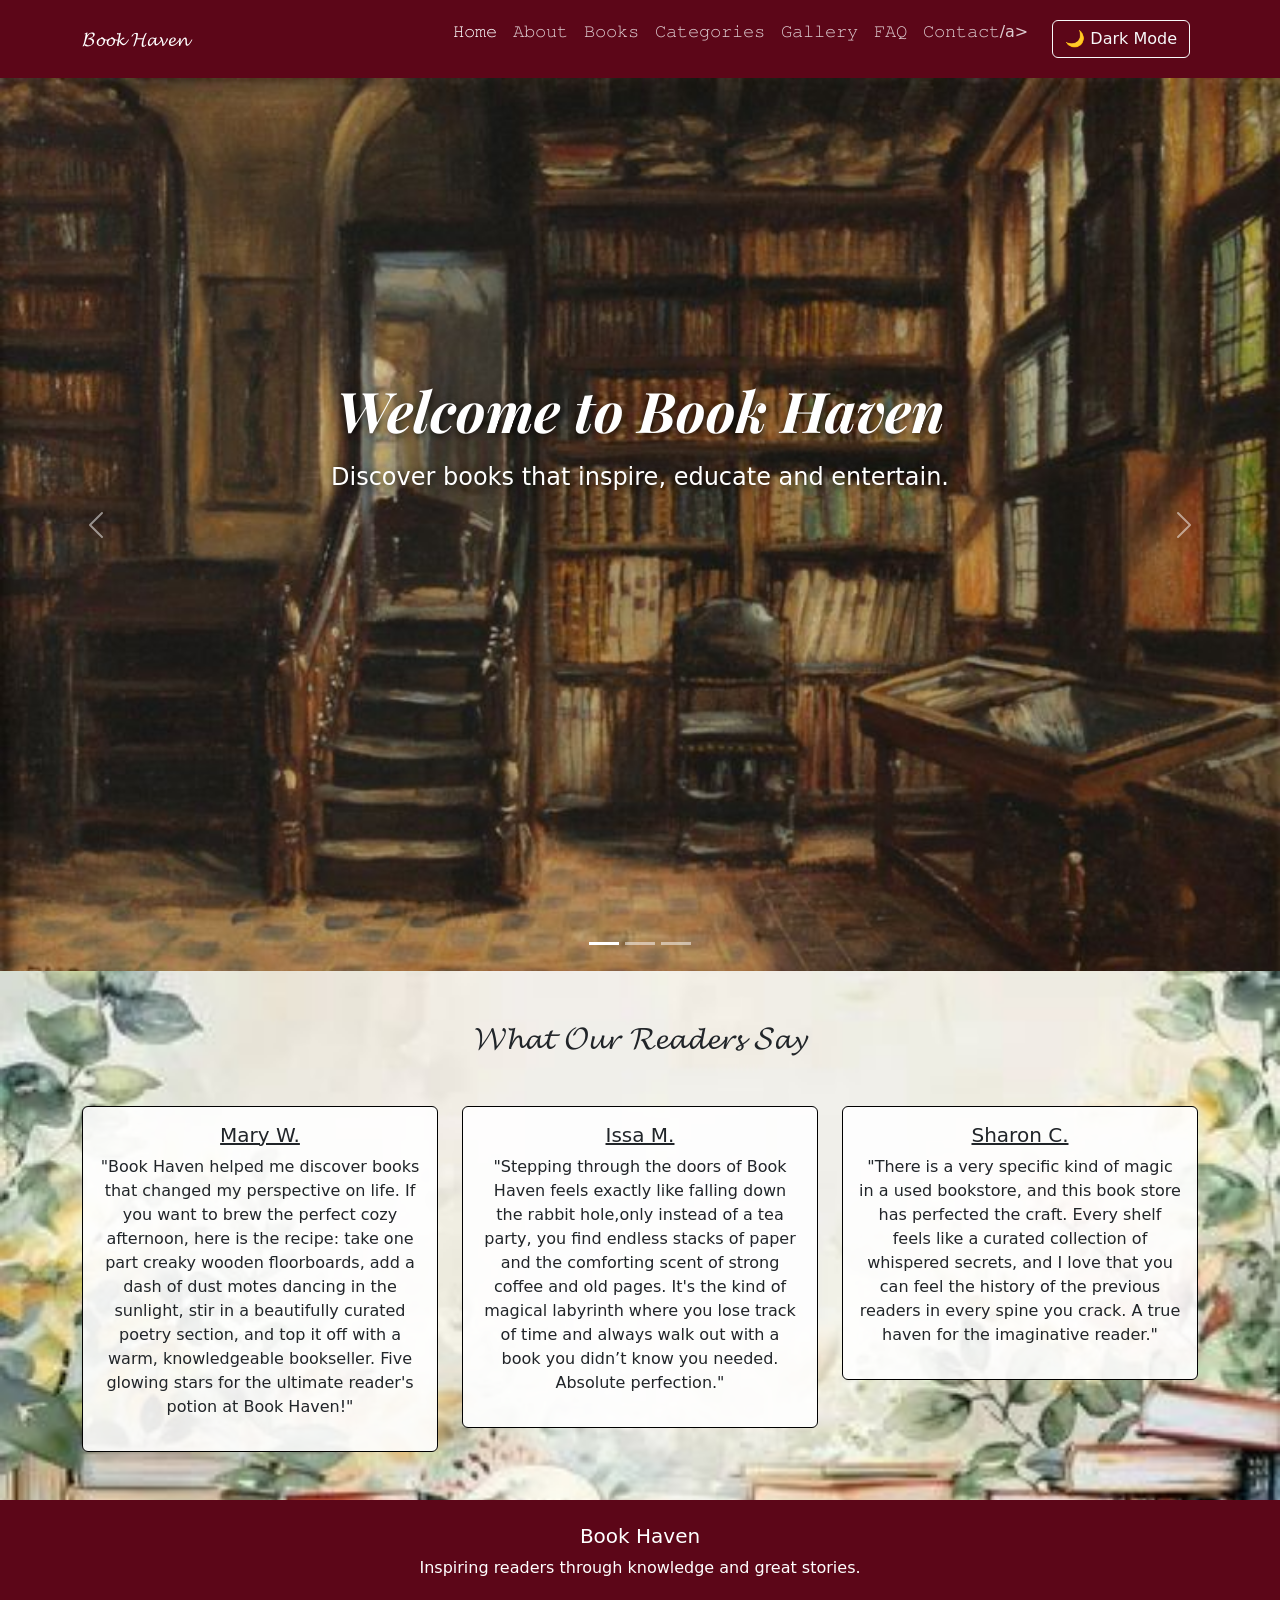
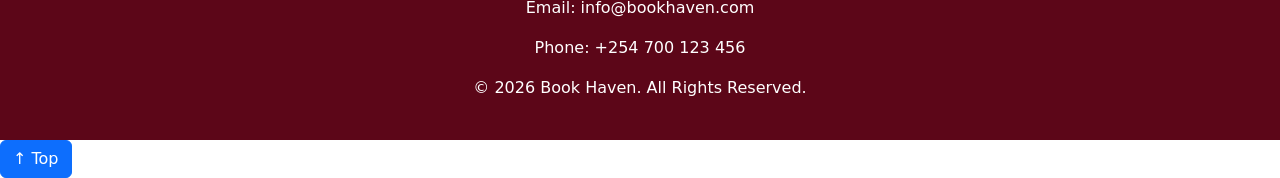
<file: OnlineBookStore/index.html>
<!DOCTYPE html>
<html lang="en">
<head>
    <meta charset="UTF-8">
    <meta name="viewport" content="width=device-width, initial-scale=1.0">
    <title>Book Haven by Candy :) - Home</title>
    <link href="https://cdn.jsdelivr.net/npm/bootstrap@5.3.3/dist/css/bootstrap.min.css" rel="stylesheet">
    <link rel="stylesheet" href="css/style.css">
</head>
<body>

    <nav class="navbar navbar-expand-lg navbar-dark custom-navbar">
        <div class="container">
            <a class="navbar-brand" href="index.html">𝓑𝓸𝓸𝓴 𝓗𝓪𝓿𝓮𝓷</a>
            <button class="navbar-toggler" type="button" data-bs-toggle="collapse" data-bs-target="#navbarNav">
                <span class="navbar-toggler-icon"></span>
            </button>
            <div class="collapse navbar-collapse" id="navbarNav">
                <ul class="navbar-nav ms-auto">
                    <li class="nav-item">
                        <a class="nav-link active" href="index.html">𝙷𝚘𝚖𝚎</a>
                    </li>
                    <li class="nav-item">
                        <a class="nav-link" href="about.html">𝙰𝚋𝚘𝚞𝚝</a>
                    </li>
                    <li class="nav-item">
                        <a class="nav-link" href="books.html">𝙱𝚘𝚘𝚔𝚜</a>
                    </li>
                    <li class="nav-item">
                        <a class="nav-link" href="categories.html">𝙲𝚊𝚝𝚎𝚐𝚘𝚛𝚒𝚎𝚜‌</a>
                    </li>
                    <li class="nav-item">
                        <a class="nav-link" href="gallery.html">𝙶𝚊𝚕𝚕𝚎𝚛𝚢</a>
                    </li>
                    <li class="nav-item">
                        <a class="nav-link" href="faq.html">𝙵𝙰𝚀</a>
                    </li>
                    <li class="nav-item">
                        <a class="nav-link" href="contact.html">𝙲𝚘𝚗𝚝𝚊𝚌𝚝/a>
                    </li>
                    <li class="nav-item ms-2">
                        <button id="themeBtn" class="btn btn-outline-light">
                            🌙 Dark Mode
                        </button>
                    </li>
                </ul>
            </div>
        </div>
    </nav>

    <div id="bookCarousel" class="carousel slide" data-bs-ride="carousel">
        <div class="carousel-indicators">
            <button type="button" data-bs-target="#bookCarousel" data-bs-slide-to="0" class="active"></button>
            <button type="button" data-bs-target="#bookCarousel" data-bs-slide-to="1"></button>
            <button type="button" data-bs-target="#bookCarousel" data-bs-slide-to="2"></button>
        </div>
        <div class="carousel-inner">
            <div class="carousel-item active">
                <img src="images/carousel1.jpg" class="d-block w-100" alt="Book Haven Collection">
                <div class="carousel-caption">
                    <div class="caption-box">
                        <h2>Welcome to Book Haven</h2>
                        <p>Discover books that inspire, educate and entertain.</p>
                    </div>
                </div>
            </div>
            <div class="carousel-item">
                <img src="images/carousel2.jpg" class="d-block w-100" alt="Library Collection">
                <div class="carousel-caption">
                    <div class="caption-box">
                        <h2>Explore Amazing Books</h2>
                        <p>From fiction to self-help, find your next great read.</p>
                    </div>
                </div>
            </div>
            <div class="carousel-item">
                <img src="images/carousel3.jpg" class="d-block w-100" alt="Reading Corner">
                <div class="carousel-caption">
                    <div class="caption-box">
                        <h2>Your Reading Journey Starts Here</h2>
                        <p>Browse our collection and discover something new today.</p>
                    </div>
                </div>
            </div>
        </div>
        <button class="carousel-control-prev" type="button" data-bs-target="#bookCarousel" data-bs-slide="prev">
            <span class="carousel-control-prev-icon"></span>
            <span class="visually-hidden">Previous</span>
        </button>
        <button class="carousel-control-next" type="button" data-bs-target="#bookCarousel" data-bs-slide="next">
            <span class="carousel-control-next-icon"></span>
            <span class="visually-hidden">Next</span>
        </button>
    </div>

    <section class="testimonials py-5">
        <div class="container">
            <h2 class="text-center mb-5">𝓦𝓱𝓪𝓽 𝓞𝓾𝓻 𝓡𝓮𝓪𝓭𝓮𝓻𝓼 𝓢𝓪𝔂</h2>
            <div class="row g-4">
                <div class="col-md-4">
                    <div class="card p-3 text-center">
                        <h5>Mary W.</h5>
                        <p>"Book Haven helped me discover books that changed my perspective on life. If you want to brew the perfect cozy afternoon, here is the recipe: take one part creaky wooden floorboards, add a dash of dust motes dancing in the sunlight, stir in a beautifully curated poetry section, and top it off with a warm, knowledgeable bookseller. Five glowing stars for the ultimate reader's potion at Book Haven!"</p>
                    </div>
                </div>
                <div class="col-md-4">
                    <div class="card p-3 text-center">
                        <h5>Issa M.</h5>
                        <p>"Stepping through the doors of Book Haven feels exactly like falling down the rabbit hole,only instead of a tea party, you find endless stacks of paper and the comforting scent of strong coffee and old pages. It's the kind of magical labyrinth where you lose track of time and always walk out with a book you didn’t know you needed. Absolute perfection."</p>
                    </div>
                </div>
                <div class="col-md-4">
                    <div class="card p-3 text-center">
                        <h5>Sharon C.</h5>
                        <p>"There is a very specific kind of magic in a used bookstore, and this book store has perfected the craft. Every shelf feels like a curated collection of whispered secrets, and I love that you can feel the history of the previous readers in every spine you crack. A true haven for the imaginative reader."</p>
                    </div>
                </div>
            </div>
        </div>
    </section>

    <footer class="custom-footer text-white text-center p-4">
        <h5>Book Haven</h5>
        <p>Inspiring readers through knowledge and great stories.</p>
        <p>Email: info@bookhaven.com</p>
        <p>Phone: +254 700 123 456</p>
        <p>&copy; 2026 Book Haven. All Rights Reserved.</p>
    </footer>

    <script src="https://cdn.jsdelivr.net/npm/bootstrap@5.3.3/dist/js/bootstrap.bundle.min.js"></script>
    <script src="js/script.js"></script>
    <button id="topBtn" class="btn btn-primary">↑ Top</button>
</body>
</html>
</file>
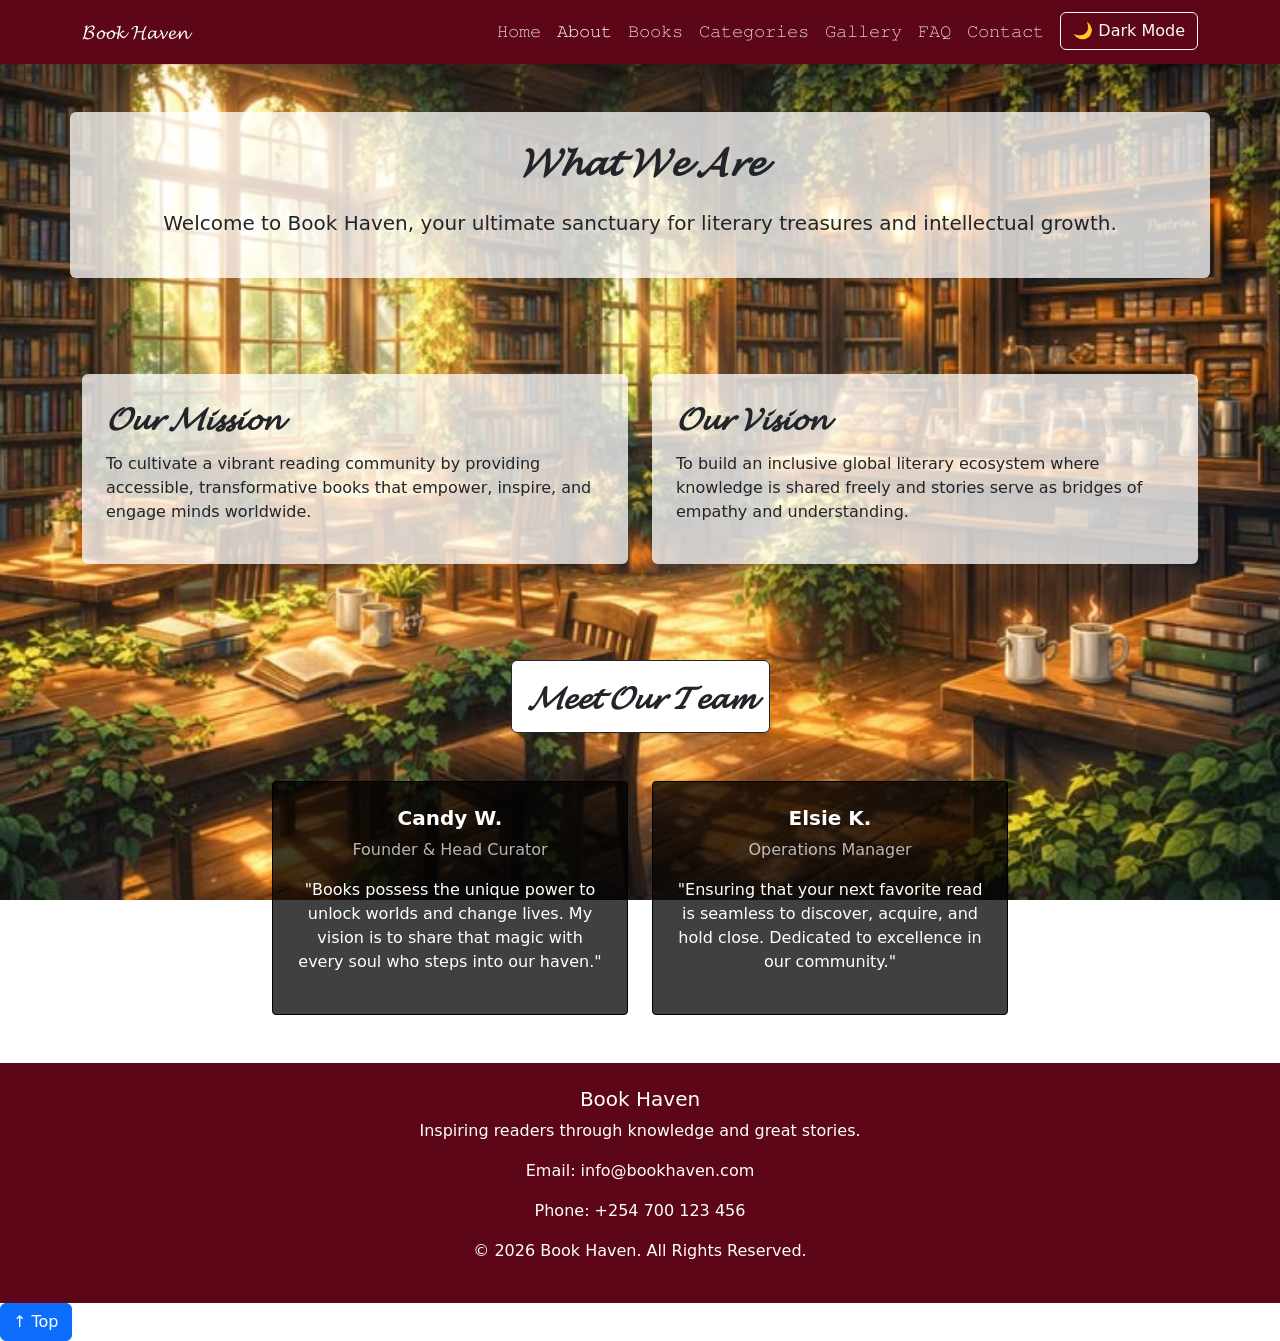
<file: OnlineBookStore/about.html>
<!DOCTYPE html>
<html lang="en">
<head>
    <meta charset="UTF-8">
    <meta name="viewport" content="width=device-width, initial-scale=1.0">
    <title>Book Haven by Candy :) - About</title>
    <link href="https://cdn.jsdelivr.net/npm/bootstrap@5.3.3/dist/css/bootstrap.min.css" rel="stylesheet">
    <link rel="stylesheet" href="css/style.css">
</head>
<body class="about-page">

    <nav class="navbar navbar-expand-lg navbar-dark custom-navbar">
        <div class="container">
            <a class="navbar-brand" href="index.html">𝓑𝓸𝓸𝓴 𝓗𝓪𝓿𝓮𝓷</a>
            <button class="navbar-toggler" type="button" data-bs-toggle="collapse" data-bs-target="#navbarNav">
                <span class="navbar-toggler-icon"></span>
            </button>
            <div class="collapse navbar-collapse" id="navbarNav">
                <ul class="navbar-nav ms-auto">
                    <li class="nav-item">
                        <a class="nav-link" href="index.html">𝙷𝚘𝚖𝚎</a>
                    </li>
                    <li class="nav-item">
                        <a class="nav-link active" href="about.html">𝙰𝚋𝚘𝚞𝚝</a>
                    </li>
                    <li class="nav-item">
                        <a class="nav-link" href="books.html">𝙱𝚘𝚘𝚔𝚜</a>
                    </li>
                    <li class="nav-item">
                        <a class="nav-link" href="categories.html">𝙲𝚊𝚝𝚎𝚐𝚘𝚛𝚒𝚎𝚜</a>
                    </li>
                    <li class="nav-item">
                        <a class="nav-link" href="gallery.html">𝙶𝚊𝚕𝚕𝚎𝚛𝚢</a>
                    </li>
                    <li class="nav-item">
                        <a class="nav-link" href="faq.html">𝙵𝙰𝚀</a>
                    </li>
                    <li class="nav-item">
                        <a class="nav-link" href="contact.html">𝙲𝚘𝚗𝚝𝚊𝚌𝚝</a>
                    </li>
                    <li class="nav-item ms-2">
                        <button id="themeBtn" class="btn btn-outline-light">
                            🌙 Dark Mode
                        </button>
                    </li>
                </ul>
            </div>
        </div>
    </nav>

    <section class="about-hero py-5 text-center bg-transparent">
        <div class="container py-4 bg-white bg-opacity-75 rounded shadow-sm">
            <h1 class="script-font mb-4">𝓦𝓱𝓪𝓽 𝓦𝓮 𝓐𝓻𝓮</h1>
            <p class="lead">Welcome to Book Haven, your ultimate sanctuary for literary treasures and intellectual growth.</p>
        </div>
    </section>

    <section class="mission-vision py-5 bg-transparent">
        <div class="container">
            <div class="row g-4">
                <div class="col-md-6">
                    <div class="p-4 bg-white bg-opacity-75 rounded shadow-sm h-100">
                        <h2 class="script-font mb-3">𝓞𝓾𝓻 𝓜𝓲𝓼𝓼𝓲𝓸𝓷</h2>
                        <p>To cultivate a vibrant reading community by providing accessible, transformative books that empower, inspire, and engage minds worldwide.</p>
                    </div>
                </div>
                <div class="col-md-6">
                    <div class="p-4 bg-white bg-opacity-75 rounded shadow-sm h-100">
                        <h2 class="script-font mb-3">𝓞𝓾𝓻 𝓥𝓲𝓼𝓲𝓸𝓷</h2>
                        <p>To build an inclusive global literary ecosystem where knowledge is shared freely and stories serve as bridges of empathy and understanding.</p>
                    </div>
                </div>
            </div>
        </div>
    </section>

    <section class="team py-5 bg-transparent">
        <div class="container">
            <div class="row justify-content-center mb-5">
                <div class="col-auto text-center header-box p-3 bg-white border border-dark rounded">
                    <h2 class="script-font m-0">𝓜𝓮𝓮𝓽 𝓞𝓾𝓻 𝓣𝓮𝓪𝓶</h2>
                </div>
            </div>
            <div class="row g-4 justify-content-center">
                <div class="col-md-4">
                    <div class="card p-4 text-center team-card">
                        <h5 class="fw-bold">Candy W.</h5>
                        <p class="text-muted">Founder & Head Curator</p>
                        <p>"Books possess the unique power to unlock worlds and change lives. My vision is to share that magic with every soul who steps into our haven."</p>
                    </div>
                </div>
                <div class="col-md-4">
                    <div class="card p-4 text-center team-card">
                        <h5 class="fw-bold">Elsie K.</h5>
                        <p class="text-muted">Operations Manager</p>
                        <p>"Ensuring that your next favorite read is seamless to discover, acquire, and hold close. Dedicated to excellence in our community."</p>
                    </div>
                </div>
            </div>
        </div>
    </section>

    <footer class="custom-footer text-white text-center p-4">
        <h5>Book Haven</h5>
        <p>Inspiring readers through knowledge and great stories.</p>
        <p>Email: info@bookhaven.com</p>
        <p>Phone: +254 700 123 456</p>
        <p>&copy; 2026 Book Haven. All Rights Reserved.</p>
    </footer>

    <script src="https://cdn.jsdelivr.net/npm/bootstrap@5.3.3/dist/js/bootstrap.bundle.min.js"></script>
    <script src="js/script.js"></script>
    <button id="topBtn" class="btn btn-primary">↑ Top</button>
</body>
</html>
</file>
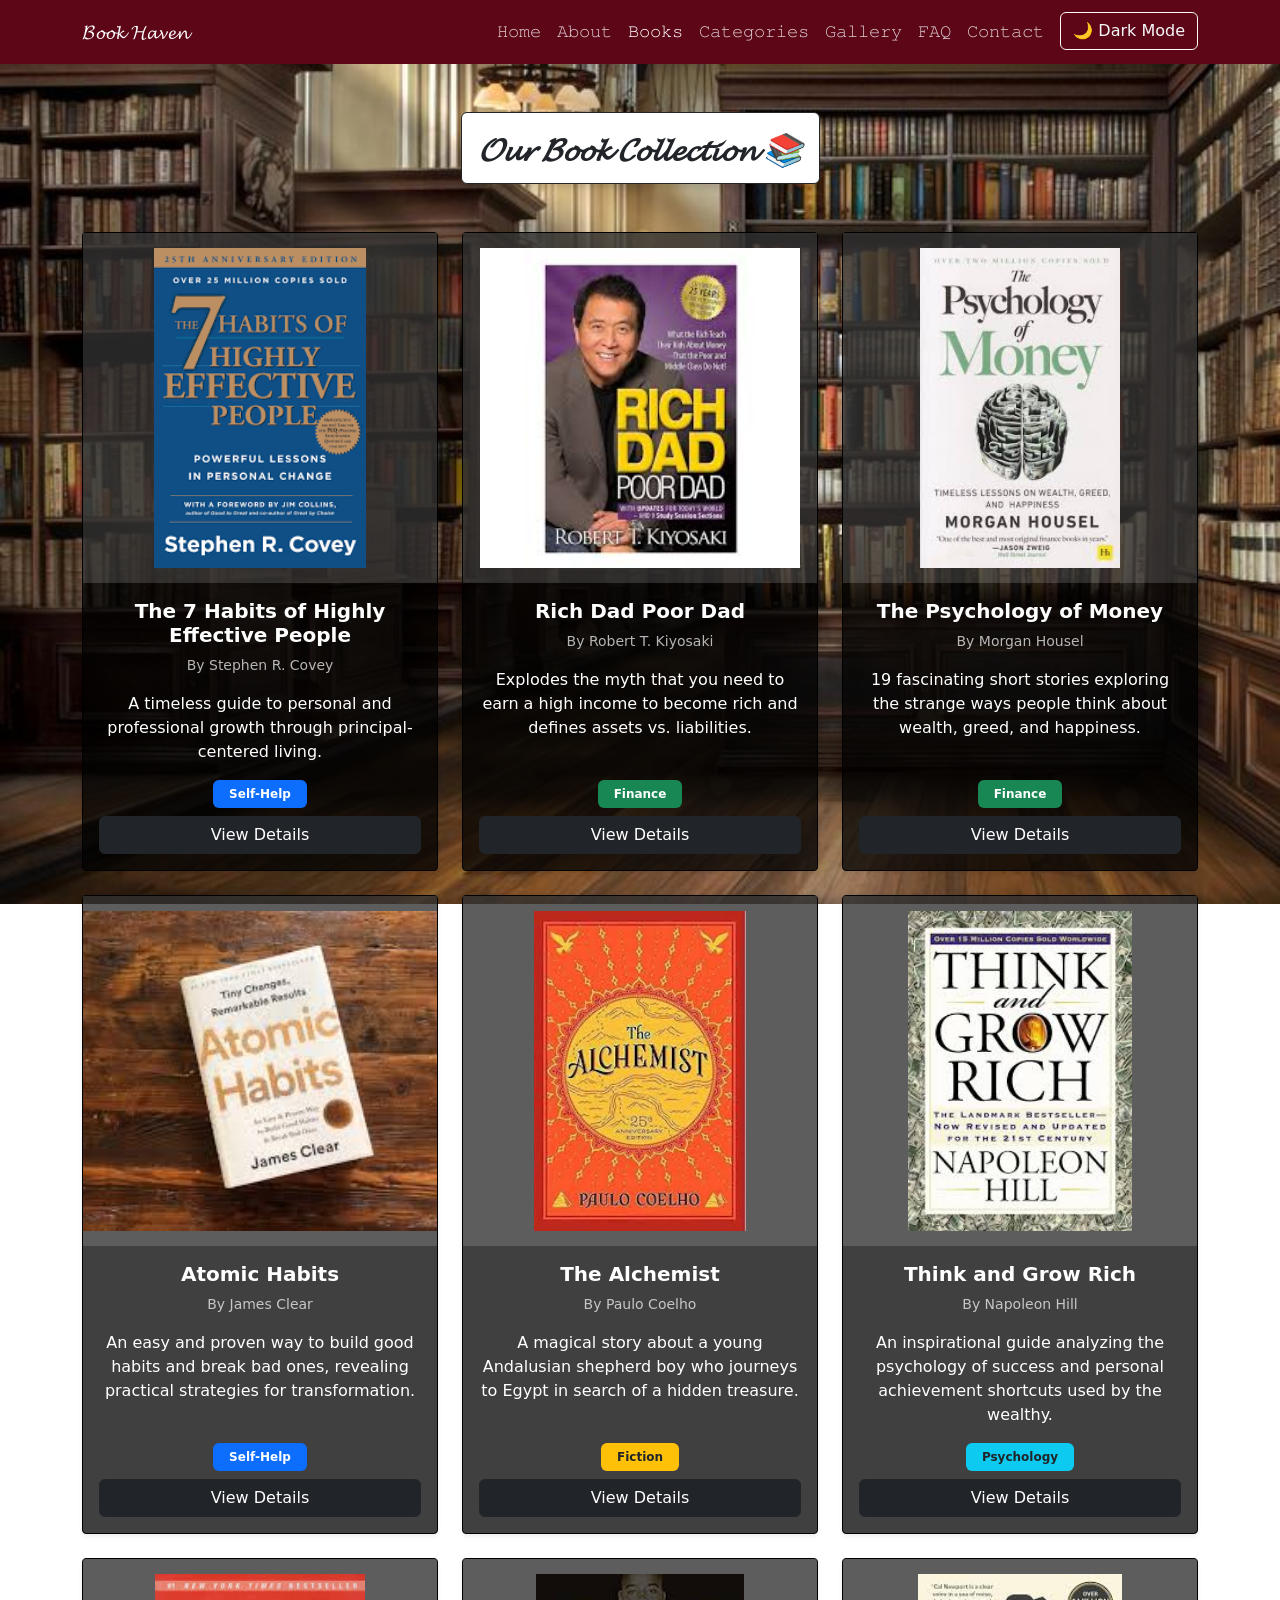
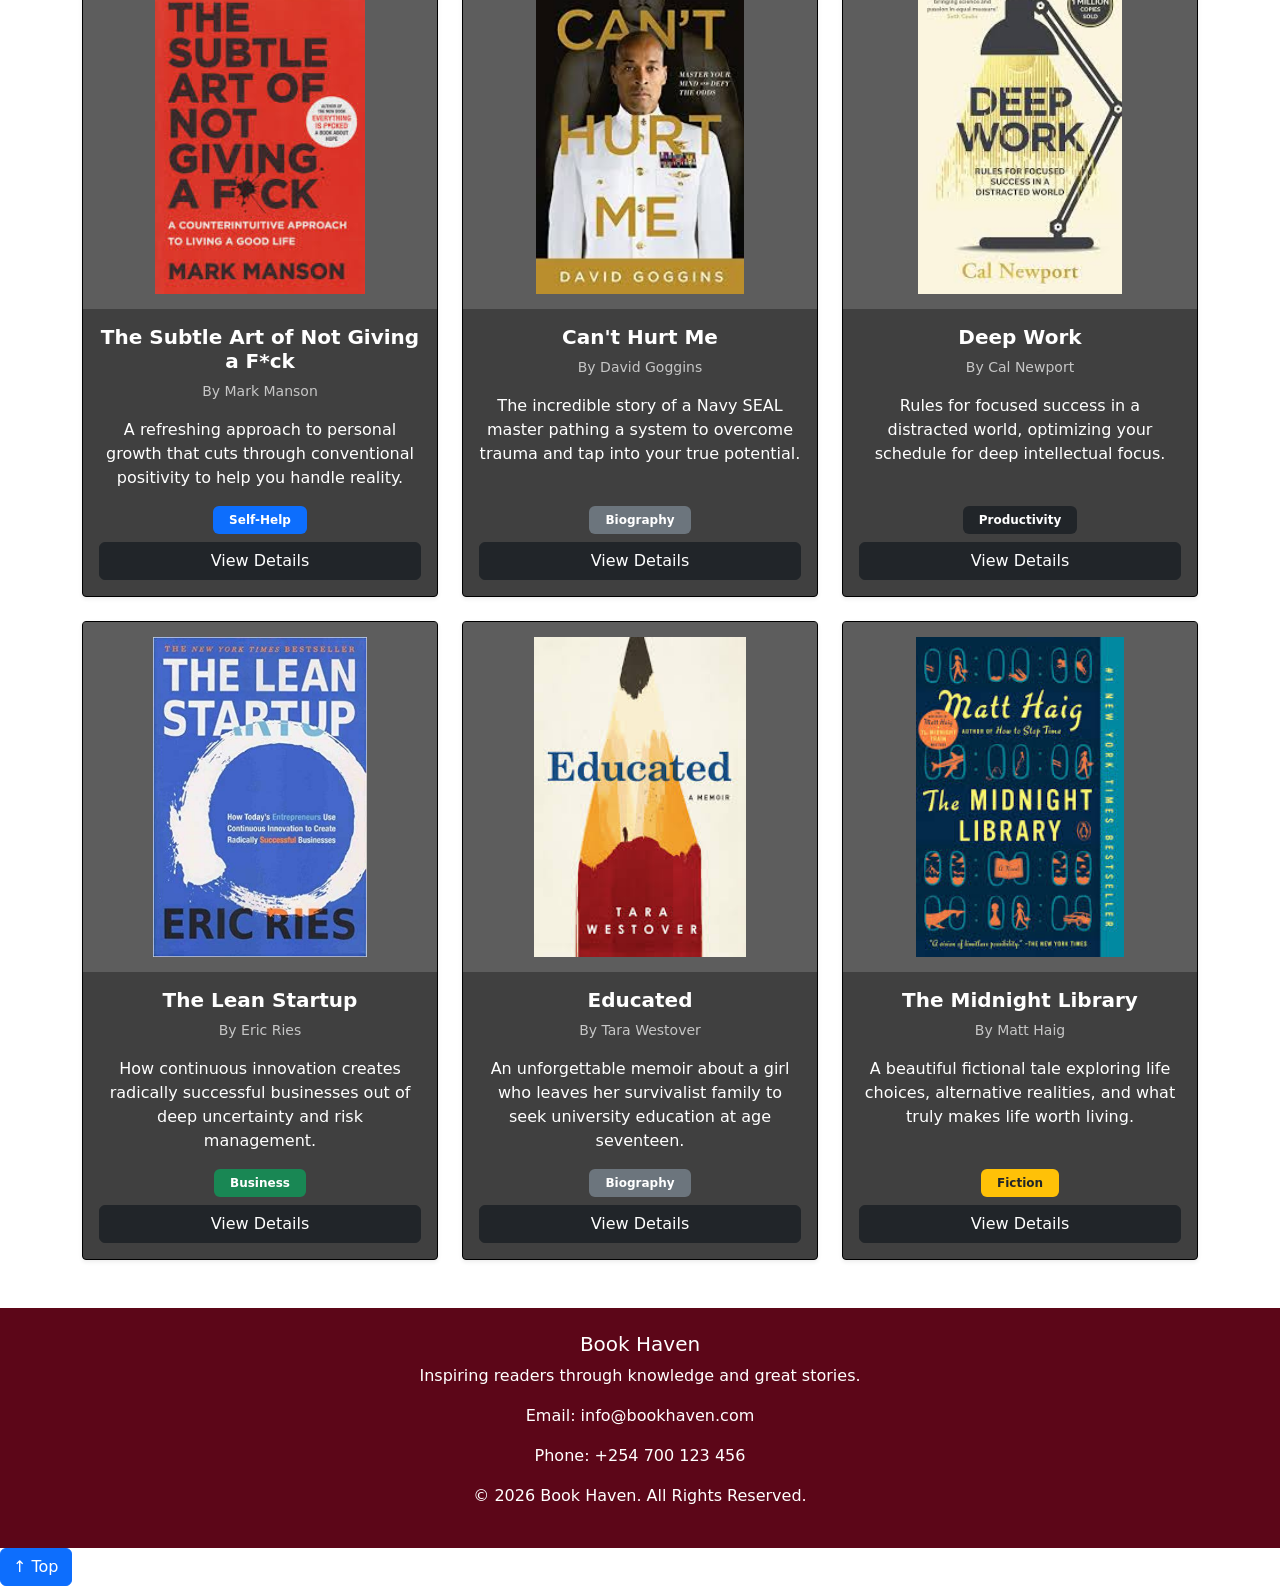
<file: OnlineBookStore/books.html>
<!DOCTYPE html>
<html lang="en">
<head>
    <meta charset="UTF-8">
    <meta name="viewport" content="width=device-width, initial-scale=1.0">
    <title>Book Haven by Candy :) - Books</title>
    <link href="https://cdn.jsdelivr.net/npm/bootstrap@5.3.3/dist/css/bootstrap.min.css" rel="stylesheet">
    <link rel="stylesheet" href="css/style.css">
</head>
<body class="books-page">

    <!-- Navbar -->
    <nav class="navbar navbar-expand-lg navbar-dark custom-navbar">
        <div class="container">
            <a class="navbar-brand" href="index.html">𝓑𝓸𝓸𝓴 𝓗𝓪𝓿𝓮𝓷</a>
            <button class="navbar-toggler" type="button" data-bs-toggle="collapse" data-bs-target="#navbarNav">
                <span class="navbar-toggler-icon"></span>
            </button>
            <div class="collapse navbar-collapse" id="navbarNav">
                <ul class="navbar-nav ms-auto">
                    <li class="nav-item"><a class="nav-link" href="index.html">𝙷𝚘𝚖𝚎</a></li>
                    <li class="nav-item"><a class="nav-link" href="about.html">𝙰𝚋𝚘𝚞𝚝</a></li>
                    <li class="nav-item"><a class="nav-link active" href="books.html">𝙱𝚘𝚘𝚔𝚜</a></li>
                    <li class="nav-item"><a class="nav-link" href="categories.html">𝙲𝚊𝚝𝚎𝚐𝚘𝚛𝚒𝚎𝚜</a></li>
                    <li class="nav-item"><a class="nav-link" href="gallery.html">𝙶𝚊𝚕𝚕𝚎𝚛𝚢</a></li>
                    <li class="nav-item"><a class="nav-link" href="faq.html">𝙵𝙰𝚀‌</a></li>
                    <li class="nav-item"><a class="nav-link" href="contact.html">𝙲𝚘𝚗𝚝𝚊𝚌𝚝</a></li>
                    <li class="nav-item ms-2">
                        <button id="themeBtn" class="btn btn-outline-light">🌙 Dark Mode</button>
                    </li>
                </ul>
            </div>
        </div>
    </nav>

    <!-- Books Section -->
    <section class="featured-books py-5 bg-transparent">
        <div class="container">
            
            <!-- Header Box -->
            <div class="row justify-content-center mb-5">
                <div class="col-auto text-center header-box p-3 bg-white border border-dark rounded">
                    <h2 class="script-font m-0">𝓞𝓾𝓻 𝓑𝓸𝓸𝓴 𝓒𝓸𝓵𝓵𝓮𝓬𝓽𝓲𝓸𝓷 📚</h2>
                </div>
            </div>
            
            <!-- Book Grid (12 Books) -->
            <div class="row g-4">

                <!-- 1. 7 Habits -->
                <div class="col-md-4">
                    <div class="card h-100 shadow-sm team-card">
                        <div class="book-img-container">
                            <img src="images/7-habits.jpg" class="card-img-top book-cover" alt="7 Habits of Highly Effective People">
                        </div>
                        <div class="card-body text-center d-flex flex-column justify-content-between">
                            <div>
                                <h5 class="fw-bold">The 7 Habits of Highly Effective People</h5>
                                <p class="text-muted small">By Stephen R. Covey</p>
                                <p class="card-text">A timeless guide to personal and professional growth through principal-centered living.</p>
                            </div>
                            <div class="mt-3">
                                <span class="badge bg-primary px-3 py-2 mb-2">Self-Help</span>
                                <a href="#details-7habits" class="btn btn-dark w-100">View Details</a>
                            </div>
                        </div>
                    </div>
                </div>

                <!-- 2. Rich Dad Poor Dad -->
                <div class="col-md-4">
                    <div class="card h-100 shadow-sm team-card">
                        <div class="book-img-container">
                            <img src="images/rich-dad-poor-dad.jpg" class="card-img-top book-cover" alt="Rich Dad Poor Dad">
                        </div>
                        <div class="card-body text-center d-flex flex-column justify-content-between">
                            <div>
                                <h5 class="fw-bold">Rich Dad Poor Dad</h5>
                                <p class="text-muted small">By Robert T. Kiyosaki</p>
                                <p class="card-text">Explodes the myth that you need to earn a high income to become rich and defines assets vs. liabilities.</p>
                            </div>
                            <div class="mt-3">
                                <span class="badge bg-success px-3 py-2 mb-2">Finance</span>
                                <a href="#details-richdad" class="btn btn-dark w-100">View Details</a>
                            </div>
                        </div>
                    </div>
                </div>

                <!-- 3. Psychology of Money -->
                <div class="col-md-4">
                    <div class="card h-100 shadow-sm team-card">
                        <div class="book-img-container">
                            <img src="images/psychology-of-money.jpg" class="card-img-top book-cover" alt="The Psychology of Money">
                        </div>
                        <div class="card-body text-center d-flex flex-column justify-content-between">
                            <div>
                                <h5 class="fw-bold">The Psychology of Money</h5>
                                <p class="text-muted small">By Morgan Housel</p>
                                <p class="card-text">19 fascinating short stories exploring the strange ways people think about wealth, greed, and happiness.</p>
                            </div>
                            <div class="mt-3">
                                <span class="badge bg-success px-3 py-2 mb-2">Finance</span>
                                <a href="#details-psychologymoney" class="btn btn-dark w-100">View Details</a>
                            </div>
                        </div>
                    </div>
                </div>

                <!-- 4. Atomic Habits -->
                <div class="col-md-4">
                    <div class="card h-100 shadow-sm team-card">
                        <div class="book-img-container">
                            <img src="images/atomic-habits.jpg" class="card-img-top book-cover" alt="Atomic Habits">
                        </div>
                        <div class="card-body text-center d-flex flex-column justify-content-between">
                            <div>
                                <h5 class="fw-bold">Atomic Habits</h5>
                                <p class="text-muted small">By James Clear</p>
                                <p class="card-text">An easy and proven way to build good habits and break bad ones, revealing practical strategies for transformation.</p>
                            </div>
                            <div class="mt-3">
                                <span class="badge bg-primary px-3 py-2 mb-2">Self-Help</span>
                                <a href="#details-atomichabits" class="btn btn-dark w-100">View Details</a>
                            </div>
                        </div>
                    </div>
                </div>

                <!-- 5. The Alchemist -->
                <div class="col-md-4">
                    <div class="card h-100 shadow-sm team-card">
                        <div class="book-img-container">
                            <img src="images/alchemist.jpg" class="card-img-top book-cover" alt="The Alchemist">
                        </div>
                        <div class="card-body text-center d-flex flex-column justify-content-between">
                            <div>
                                <h5 class="fw-bold">The Alchemist</h5>
                                <p class="text-muted small">By Paulo Coelho</p>
                                <p class="card-text">A magical story about a young Andalusian shepherd boy who journeys to Egypt in search of a hidden treasure.</p>
                            </div>
                            <div class="mt-3">
                                <span class="badge bg-warning text-dark px-3 py-2 mb-2">Fiction</span>
                                <a href="#details-alchemist" class="btn btn-dark w-100">View Details</a>
                            </div>
                        </div>
                    </div>
                </div>

                <!-- 6. Think and Grow Rich -->
                <div class="col-md-4">
                    <div class="card h-100 shadow-sm team-card">
                        <div class="book-img-container">
                            <img src="images/think-grow-rich.jpg" class="card-img-top book-cover" alt="Think and Grow Rich">
                        </div>
                        <div class="card-body text-center d-flex flex-column justify-content-between">
                            <div>
                                <h5 class="fw-bold">Think and Grow Rich</h5>
                                <p class="text-muted small">By Napoleon Hill</p>
                                <p class="card-text">An inspirational guide analyzing the psychology of success and personal achievement shortcuts used by the wealthy.</p>
                            </div>
                            <div class="mt-3">
                                <span class="badge bg-info text-dark px-3 py-2 mb-2">Psychology</span>
                                <a href="#details-thinkgrowrich" class="btn btn-dark w-100">View Details</a>
                            </div>
                        </div>
                    </div>
                </div>

                <!-- 7. Subtle Art -->
                <div class="col-md-4">
                    <div class="card h-100 shadow-sm team-card">
                        <div class="book-img-container">
                            <img src="images/subtle-art.jpg" class="card-img-top book-cover" alt="The Subtle Art of Not Giving a F*ck">
                        </div>
                        <div class="card-body text-center d-flex flex-column justify-content-between">
                            <div>
                                <h5 class="fw-bold">The Subtle Art of Not Giving a F*ck</h5>
                                <p class="text-muted small">By Mark Manson</p>
                                <p class="card-text">A refreshing approach to personal growth that cuts through conventional positivity to help you handle reality.</p>
                            </div>
                            <div class="mt-3">
                                <span class="badge bg-primary px-3 py-2 mb-2">Self-Help</span>
                                <a href="#details-subtleart" class="btn btn-dark w-100">View Details</a>
                            </div>
                        </div>
                    </div>
                </div>

                <!-- 8. Can't Hurt Me -->
                <div class="col-md-4">
                    <div class="card h-100 shadow-sm team-card">
                        <div class="book-img-container">
                            <img src="images/cant-hurt-me.jpg" class="card-img-top book-cover" alt="Can't Hurt Me">
                        </div>
                        <div class="card-body text-center d-flex flex-column justify-content-between">
                            <div>
                                <h5 class="fw-bold">Can't Hurt Me</h5>
                                <p class="text-muted small">By David Goggins</p>
                                <p class="card-text">The incredible story of a Navy SEAL master pathing a system to overcome trauma and tap into your true potential.</p>
                            </div>
                            <div class="mt-3">
                                <span class="badge bg-secondary px-3 py-2 mb-2">Biography</span>
                                <a href="#details-canthurtme" class="btn btn-dark w-100">View Details</a>
                            </div>
                        </div>
                    </div>
                </div>

                <!-- 9. Deep Work -->
                <div class="col-md-4">
                    <div class="card h-100 shadow-sm team-card">
                        <div class="book-img-container">
                            <img src="images/deep-work.jpg" class="card-img-top book-cover" alt="Deep Work">
                        </div>
                        <div class="card-body text-center d-flex flex-column justify-content-between">
                            <div>
                                <h5 class="fw-bold">Deep Work</h5>
                                <p class="text-muted small">By Cal Newport</p>
                                <p class="card-text">Rules for focused success in a distracted world, optimizing your schedule for deep intellectual focus.</p>
                            </div>
                            <div class="mt-3">
                                <span class="badge bg-dark px-3 py-2 mb-2">Productivity</span>
                                <a href="#details-deepwork" class="btn btn-dark w-100">View Details</a>
                            </div>
                        </div>
                    </div>
                </div>

                <!-- 10. Lean Startup -->
                <div class="col-md-4">
                    <div class="card h-100 shadow-sm team-card">
                        <div class="book-img-container">
                            <img src="images/the-lean.jpg" class="card-img-top book-cover" alt="The Lean Startup">
                        </div>
                        <div class="card-body text-center d-flex flex-column justify-content-between">
                            <div>
                                <h5 class="fw-bold">The Lean Startup</h5>
                                <p class="text-muted small">By Eric Ries</p>
                                <p class="card-text">How continuous innovation creates radically successful businesses out of deep uncertainty and risk management.</p>
                            </div>
                            <div class="mt-3">
                                <span class="badge bg-success px-3 py-2 mb-2">Business</span>
                                <a href="#details-leanstartup" class="btn btn-dark w-100">View Details</a>
                            </div>
                        </div>
                    </div>
                </div>

                <!-- 11. Educated -->
                <div class="col-md-4">
                    <div class="card h-100 shadow-sm team-card">
                        <div class="book-img-container">
                            <img src="images/educated.jpg" class="card-img-top book-cover" alt="Educated">
                        </div>
                        <div class="card-body text-center d-flex flex-column justify-content-between">
                            <div>
                                <h5 class="fw-bold">Educated</h5>
                                <p class="text-muted small">By Tara Westover</p>
                                <p class="card-text">An unforgettable memoir about a girl who leaves her survivalist family to seek university education at age seventeen.</p>
                            </div>
                            <div class="mt-3">
                                <span class="badge bg-secondary px-3 py-2 mb-2">Biography</span>
                                <a href="#details-educated" class="btn btn-dark w-100">View Details</a>
                            </div>
                        </div>
                    </div>
                </div>

                <!-- 12. Midnight Library -->
                <div class="col-md-4">
                    <div class="card h-100 shadow-sm team-card">
                        <div class="book-img-container">
                            <img src="images/midnight-library.jpg" class="card-img-top book-cover" alt="The Midnight Library">
                        </div>
                        <div class="card-body text-center d-flex flex-column justify-content-between">
                            <div>
                                <h5 class="fw-bold">The Midnight Library</h5>
                                <p class="text-muted small">By Matt Haig</p>
                                <p class="card-text">A beautiful fictional tale exploring life choices, alternative realities, and what truly makes life worth living.</p>
                            </div>
                            <div class="mt-3">
                                <span class="badge bg-warning text-dark px-3 py-2 mb-2">Fiction</span>
                                <a href="#details-midnightlibrary" class="btn btn-dark w-100">View Details</a>
                            </div>
                        </div>
                    </div>
                </div>

            </div>
        </div>
    </section>

    <!-- Footer -->
    <footer class="custom-footer text-white text-center p-4">
        <h5>Book Haven</h5>
        <p>Inspiring readers through knowledge and great stories.</p>
        <p>Email: info@bookhaven.com</p>
        <p>Phone: +254 700 123 456</p>
        <p>&copy; 2026 Book Haven. All Rights Reserved.</p>
    </footer>

    <!-- Scripts -->
    <script src="https://cdn.jsdelivr.net/npm/bootstrap@5.3.3/dist/js/bootstrap.bundle.min.js"></script>
    <script src="js/script.js"></script>
    <button id="topBtn" class="btn btn-primary">↑ Top</button>
</body>
</html>
</file>
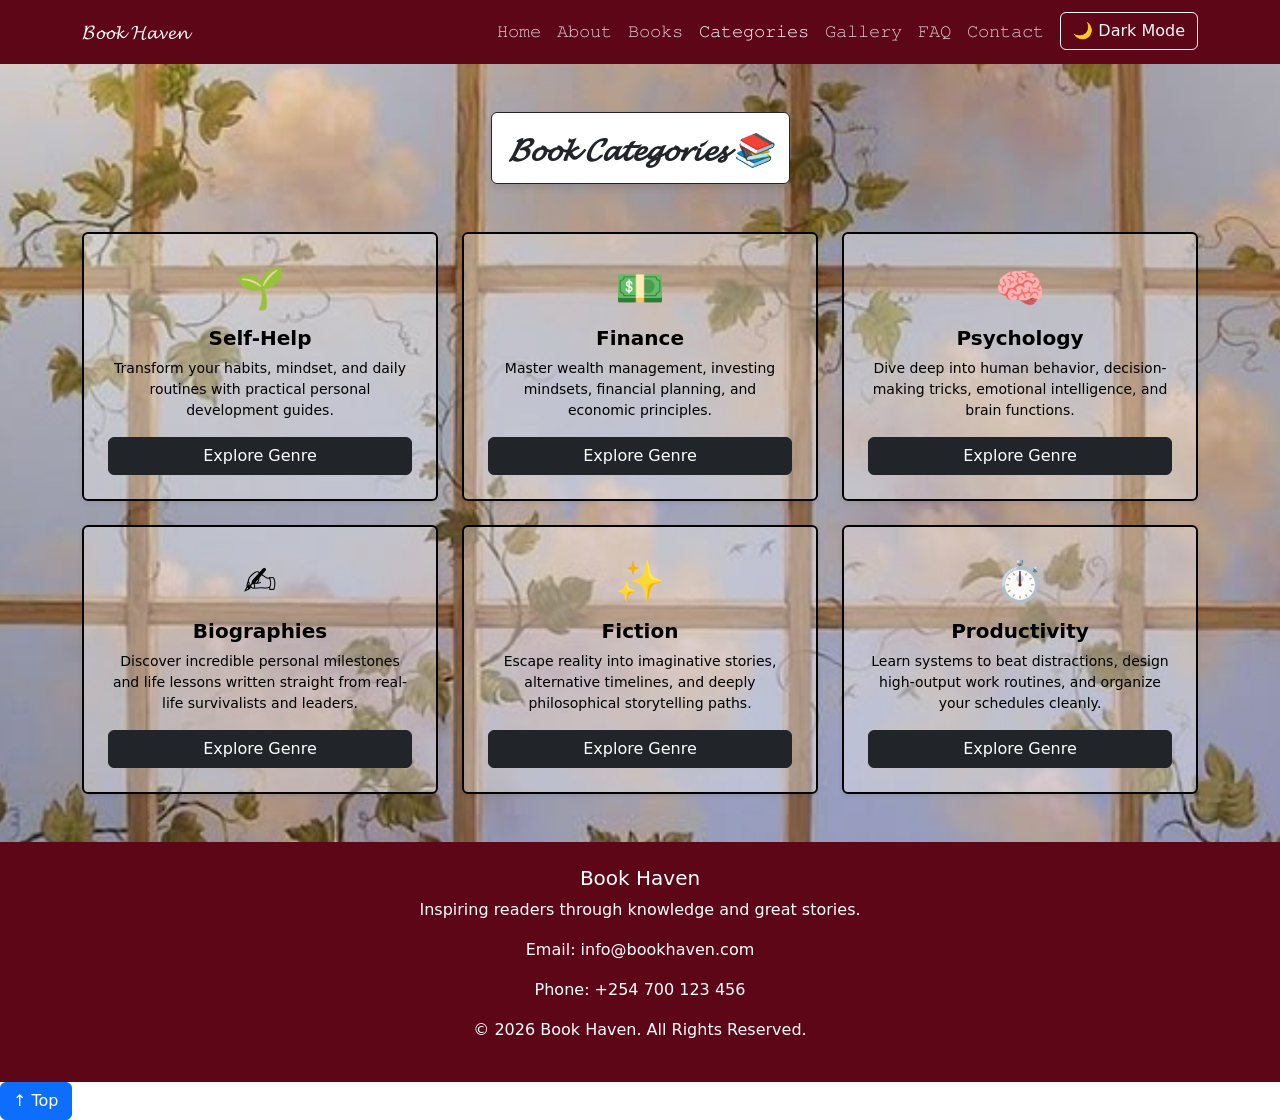
<file: OnlineBookStore/categories.html>
<!DOCTYPE html>
<html lang="en">
<head>
    <meta charset="UTF-8">
    <meta name="viewport" content="width=device-width, initial-scale=1.0">
    <title>Book Haven by Candy :) - Categories</title>
    <link href="https://cdn.jsdelivr.net/npm/bootstrap@5.3.3/dist/css/bootstrap.min.css" rel="stylesheet">
    <link rel="stylesheet" href="css/style.css">
</head>
<body class="categories-page">

    <!-- Navbar -->
    <nav class="navbar navbar-expand-lg navbar-dark custom-navbar">
        <div class="container">
            <a class="navbar-brand" href="index.html">𝓑𝓸𝓸𝓴 𝓗𝓪𝓿𝓮𝓷</a>
            <button class="navbar-toggler" type="button" data-bs-toggle="collapse" data-bs-target="#navbarNav">
                <span class="navbar-toggler-icon"></span>
            </button>
            <div class="collapse navbar-collapse" id="navbarNav">
                <ul class="navbar-nav ms-auto">
                    <li class="nav-item">
                        <a class="nav-link" href="index.html">𝙷𝚘𝚖𝚎</a>
                    </li>
                    <li class="nav-item">
                        <a class="nav-link" href="about.html">𝙰𝚋𝚘𝚞𝚝</a>
                    </li>
                    <li class="nav-item">
                        <a class="nav-link" href="books.html">𝙱𝚘𝚘𝚔𝚜</a>
                    </li>
                    <li class="nav-item">
                        <a class="nav-link active" href="categories.html">𝙲𝚊𝚝𝚎𝚐𝚘𝚛𝚒𝚎𝚜</a>
                    </li>
                    <li class="nav-item">
                        <a class="nav-link" href="gallery.html">𝙶𝚊𝚕𝚕𝚎𝚛𝚢</a>
                    </li>
                    <li class="nav-item">
                        <a class="nav-link" href="faq.html">𝙵𝙰𝚀</a>
                    </li>
                    <li class="nav-item">
                        <a class="nav-link" href="contact.html">𝙲𝚘𝚗𝚝𝚊𝚌𝚝</a>
                    </li>
                    <li class="nav-item ms-2">
                        <button id="themeBtn" class="btn btn-outline-light">
                            🌙 Dark Mode
                        </button>
                    </li>
                </ul>
            </div>
        </div>
    </nav>

    <!-- Categories Section -->
    <section class="categories-section py-5 bg-transparent">
        <div class="container">
            <div class="row justify-content-center mb-5">
                <div class="col-auto text-center header-box p-3 bg-white border border-dark rounded">
                    <h2 class="script-font m-0">𝓑𝓸𝓸𝓴 𝓒𝓪𝓽𝓮𝓰𝓸𝓻𝓲𝓮𝓼 📚</h2>
                </div>
            </div>
            
            <div class="row g-4">

                <!-- 1. Self-Help -->
                <div class="col-md-4 col-sm-6">
                    <div class="card h-100 shadow-sm category-card text-center p-4">
                        <div class="fs-1 mb-2">🌱</div>
                        <h5 class="fw-bold">Self-Help</h5>
                        <p class="small">Transform your habits, mindset, and daily routines with practical personal development guides.</p>
                        <a href="books.html" class="btn btn-dark mt-auto">Explore Genre</a>
                    </div>
                </div>

                <!-- 2. Finance -->
                <div class="col-md-4 col-sm-6">
                    <div class="card h-100 shadow-sm category-card text-center p-4">
                        <div class="fs-1 mb-2">💵</div>
                        <h5 class="fw-bold">Finance</h5>
                        <p class="small">Master wealth management, investing mindsets, financial planning, and economic principles.</p>
                        <a href="books.html" class="btn btn-dark mt-auto">Explore Genre</a>
                    </div>
                </div>

                <!-- 3. Psychology -->
                <div class="col-md-4 col-sm-6">
                    <div class="card h-100 shadow-sm category-card text-center p-4">
                        <div class="fs-1 mb-2">🧠</div>
                        <h5 class="fw-bold">Psychology</h5>
                        <p class="small">Dive deep into human behavior, decision-making tricks, emotional intelligence, and brain functions.</p>
                        <a href="books.html" class="btn btn-dark mt-auto">Explore Genre</a>
                    </div>
                </div>

                <!-- 4. Biographies & Memoirs -->
                <div class="col-md-4 col-sm-6">
                    <div class="card h-100 shadow-sm category-card text-center p-4">
                        <div class="fs-1 mb-2">✍️</div>
                        <h5 class="fw-bold">Biographies</h5>
                        <p class="small">Discover incredible personal milestones and life lessons written straight from real-life survivalists and leaders.</p>
                        <a href="books.html" class="btn btn-dark mt-auto">Explore Genre</a>
                    </div>
                </div>

                <!-- 5. Fiction -->
                <div class="col-md-4 col-sm-6">
                    <div class="card h-100 shadow-sm category-card text-center p-4">
                        <div class="fs-1 mb-2">✨</div>
                        <h5 class="fw-bold">Fiction</h5>
                        <p class="small">Escape reality into imaginative stories, alternative timelines, and deeply philosophical storytelling paths.</p>
                        <a href="books.html" class="btn btn-dark mt-auto">Explore Genre</a>
                    </div>
                </div>

                <!-- 6. Productivity -->
                <div class="col-md-4 col-sm-6">
                    <div class="card h-100 shadow-sm category-card text-center p-4">
                        <div class="fs-1 mb-2">⏱️</div>
                        <h5 class="fw-bold">Productivity</h5>
                        <p class="small">Learn systems to beat distractions, design high-output work routines, and organize your schedules cleanly.</p>
                        <a href="books.html" class="btn btn-dark mt-auto">Explore Genre</a>
                    </div>
                </div>

            </div>
        </div>
    </section>

    <!-- Footer -->
    <footer class="custom-footer text-white text-center p-4">
        <h5>Book Haven</h5>
        <p>Inspiring readers through knowledge and great stories.</p>
        <p>Email: info@bookhaven.com</p>
        <p>Phone: +254 700 123 456</p>
        <p>&copy; 2026 Book Haven. All Rights Reserved.</p>
    </footer>

    <script src="https://cdn.jsdelivr.net/npm/bootstrap@5.3.3/dist/js/bootstrap.bundle.min.js"></script>
    <script src="js/script.js"></script>
    <button id="topBtn" class="btn btn-primary">↑ Top</button>
</body>
</html>
</file>
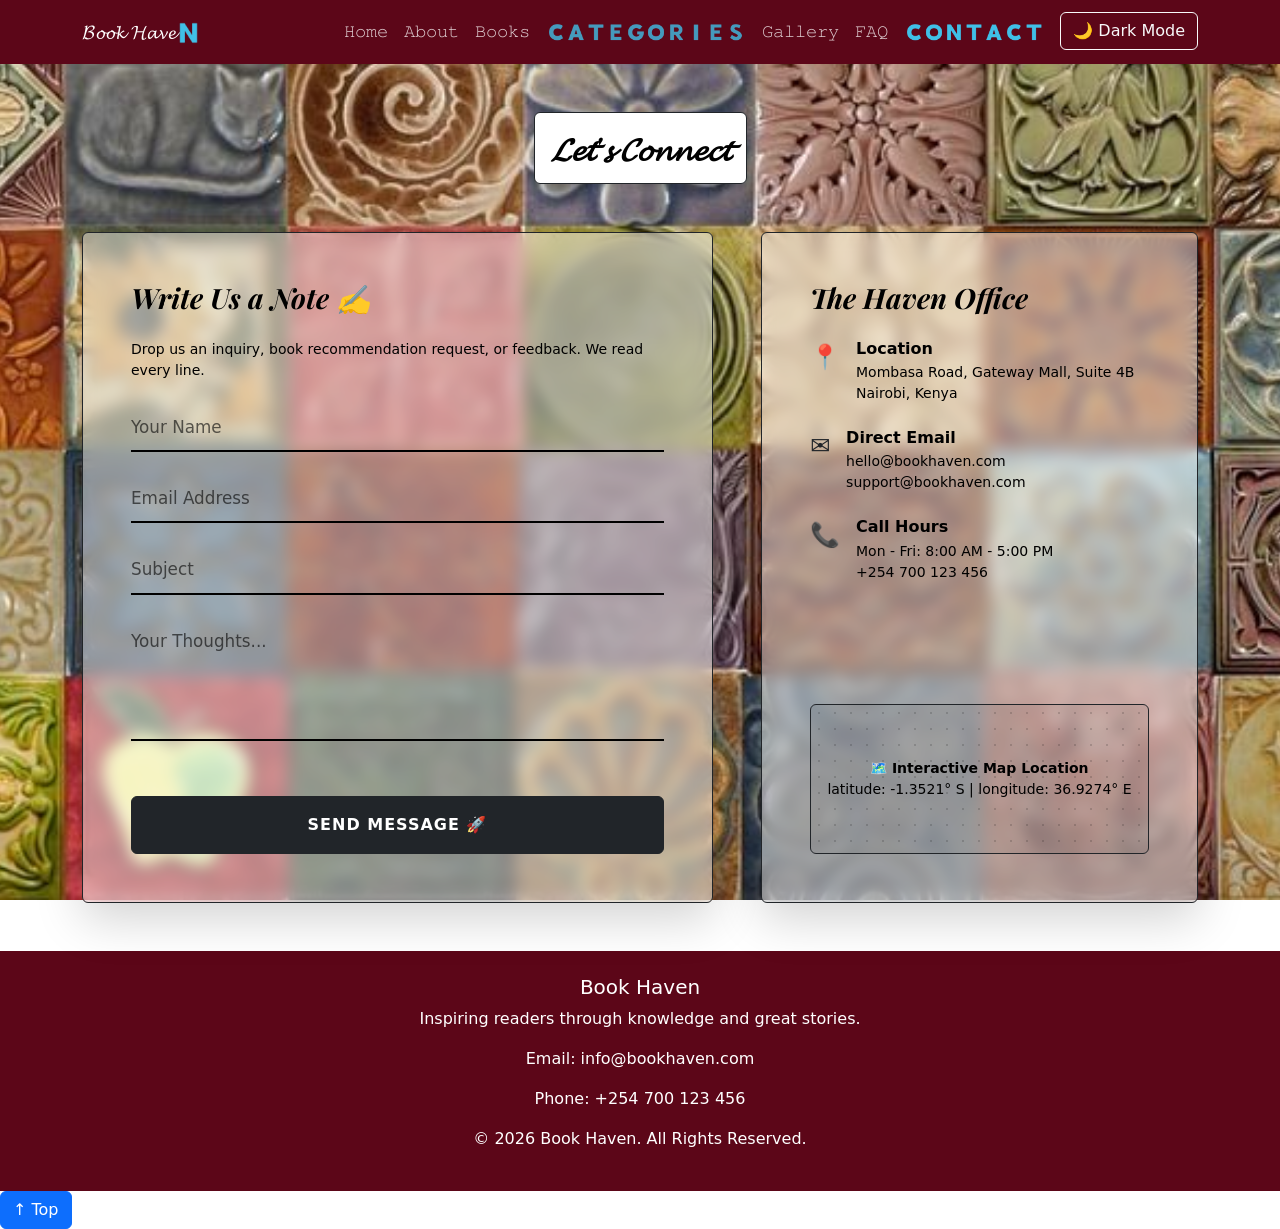
<file: OnlineBookStore/contact.html>
<!DOCTYPE html>
<html lang="en">
<head>
    <meta charset="UTF-8">
    <meta name="viewport" content="width=device-width, initial-scale=1.0">
    <title>Book Haven by Candy :) - Contact</title>
    <link href="https://cdn.jsdelivr.net/npm/bootstrap@5.3.3/dist/css/bootstrap.min.css" rel="stylesheet">
    <link rel="stylesheet" href="css/style.css">
</head>
<body class="contact-page">

    <nav class="navbar navbar-expand-lg navbar-dark custom-navbar">
        <div class="container">
            <a class="navbar-brand" href="index.html">𝓑𝓸𝓸𝓴 𝓗𝓪𝓿𝓮🇳‌</a>
            <button class="navbar-toggler" type="button" data-bs-toggle="collapse" data-bs-target="#navbarNav">
                <span class="navbar-toggler-icon"></span>
            </button>
            <div class="collapse navbar-collapse" id="navbarNav">
                <ul class="navbar-nav ms-auto">
                    <li class="nav-item">
                        <a class="nav-link" href="index.html">𝙷𝚘𝚖𝚎</a>
                    </li>
                    <li class="nav-item">
                        <a class="nav-link" href="about.html">𝙰𝚋𝚘𝚞𝚝</a>
                    </li>
                    <li class="nav-item">
                        <a class="nav-link" href="books.html">𝙱𝚘𝚘𝚔𝚜</a>
                    </li>
                    <li class="nav-item">
                        <a class="nav-link" href="categories.html">🇨‌🇦‌🇹‌🇪‌🇬‌🇴‌🇷‌🇮‌🇪‌🇸‌</a>
                    </li>
                    <li class="nav-item">
                        <a class="nav-link" href="gallery.html">𝙶𝚊𝚕𝚕𝚎𝚛𝚢</a>
                    </li>
                    <li class="nav-item">
                        <a class="nav-link" href="faq.html">𝙵𝙰𝚀</a>
                    </li>
                    <li class="nav-item">
                        <a class="nav-link active" href="contact.html">🇨‌🇴‌🇳‌🇹‌🇦‌🇨‌🇹‌</a>
                    </li>
                    <li class="nav-item ms-2">
                        <button id="themeBtn" class="btn btn-outline-light">
                            🌙 Dark Mode
                        </button>
                    </li>
                </ul>
            </div>
        </div>
    </nav>

    <section class="contact-section py-5 bg-transparent">
        <div class="container">
            <div class="row justify-content-center mb-5">
                <div class="col-auto text-center header-box p-3 bg-white border border-dark rounded">
                    <h2 class="script-font m-0 contact-main-title">𝓛𝓮𝓽'𝓼 𝓒𝓸𝓷𝓷𝓮𝓬𝓽</h2>
                </div>
            </div>
            
            <div class="row g-5 align-items-stretch">
                <div class="col-lg-7">
                    <div class="contact-glass-card h-100 p-5 border border-dark rounded shadow-lg">
                        <h3 class="script-font mb-4 text-black">Write Us a Note ✍️</h3>
                        <p class="text-black mb-4 small">Drop us an inquiry, book recommendation request, or feedback. We read every line.</p>
                        
                        <form action="#" method="POST">
                            <div class="mb-4 position-relative">
                                <input type="text" class="contact-input" id="contactName" required placeholder=" ">
                                <label for="contactName" class="contact-label">Your Name</label>
                            </div>
                            
                            <div class="mb-4 position-relative">
                                <input type="email" class="contact-input" id="contactEmail" required placeholder=" ">
                                <label for="contactEmail" class="contact-label">Email Address</label>
                            </div>

                            <div class="mb-4 position-relative">
                                <input type="text" class="contact-input" id="contactSubject" placeholder=" ">
                                <label for="contactSubject" class="contact-label">Subject</label>
                            </div>

                            <div class="mb-5 position-relative">
                                <textarea class="contact-input contact-textarea" id="contactMessage" rows="4" required placeholder=" "></textarea>
                                <label for="contactMessage" class="contact-label">Your Thoughts...</label>
                            </div>

                            <button type="submit" class="btn btn-dark w-100 py-3 aesthetic-submit-btn">
                                Send Message 🚀
                            </button>
                        </form>
                    </div>
                </div>

                <div class="col-lg-5">
                    <div class="contact-glass-card h-100 p-5 border border-dark rounded shadow-lg d-flex flex-column justify-content-between">
                        <div>
                            <h3 class="script-font mb-4 text-black">The Haven Office</h3>
                            
                            <div class="info-block d-flex align-items-start mb-4">
                                <span class="fs-4 me-3">📍</span>
                                <div>
                                    <h6 class="fw-bold mb-1 text-black">Location</h6>
                                    <p class="text-black small m-0">Mombasa Road, Gateway Mall, Suite 4B<br>Nairobi, Kenya</p>
                                </div>
                            </div>

                            <div class="info-block d-flex align-items-start mb-4">
                                <span class="fs-4 me-3">✉️</span>
                                <div>
                                    <h6 class="fw-bold mb-1 text-black">Direct Email</h6>
                                    <p class="text-black small m-0">hello@bookhaven.com<br>support@bookhaven.com</p>
                                </div>
                            </div>

                            <div class="info-block d-flex align-items-start mb-4">
                                <span class="fs-4 me-3">📞</span>
                                <div>
                                    <h6 class="fw-bold mb-1 text-black">Call Hours</h6>
                                    <p class="text-black small m-0">Mon - Fri: 8:00 AM - 5:00 PM<br>+254 700 123 456</p>
                                </div>
                            </div>
                        </div>

                        <div class="mini-map-frame border border-dark rounded mt-3">
                            <div class="map-overlay-text p-3 text-center text-black small">
                                🗺️ <strong>Interactive Map Location</strong><br>
                                latitude: -1.3521° S | longitude: 36.9274° E
                            </div>
                        </div>
                    </div>
                </div>
            </div>
        </div>
    </section>

    <footer class="custom-footer text-white text-center p-4">
        <h5>Book Haven</h5>
        <p>Inspiring readers through knowledge and great stories.</p>
        <p>Email: info@bookhaven.com</p>
        <p>Phone: +254 700 123 456</p>
        <p>&copy; 2026 Book Haven. All Rights Reserved.</p>
    </footer>

    <script src="https://cdn.jsdelivr.net/npm/bootstrap@5.3.3/dist/js/bootstrap.bundle.min.js"></script>
    <script src="js/script.js"></script>
    <button id="topBtn" class="btn btn-primary">↑ Top</button>
</body>
</html>
</file>
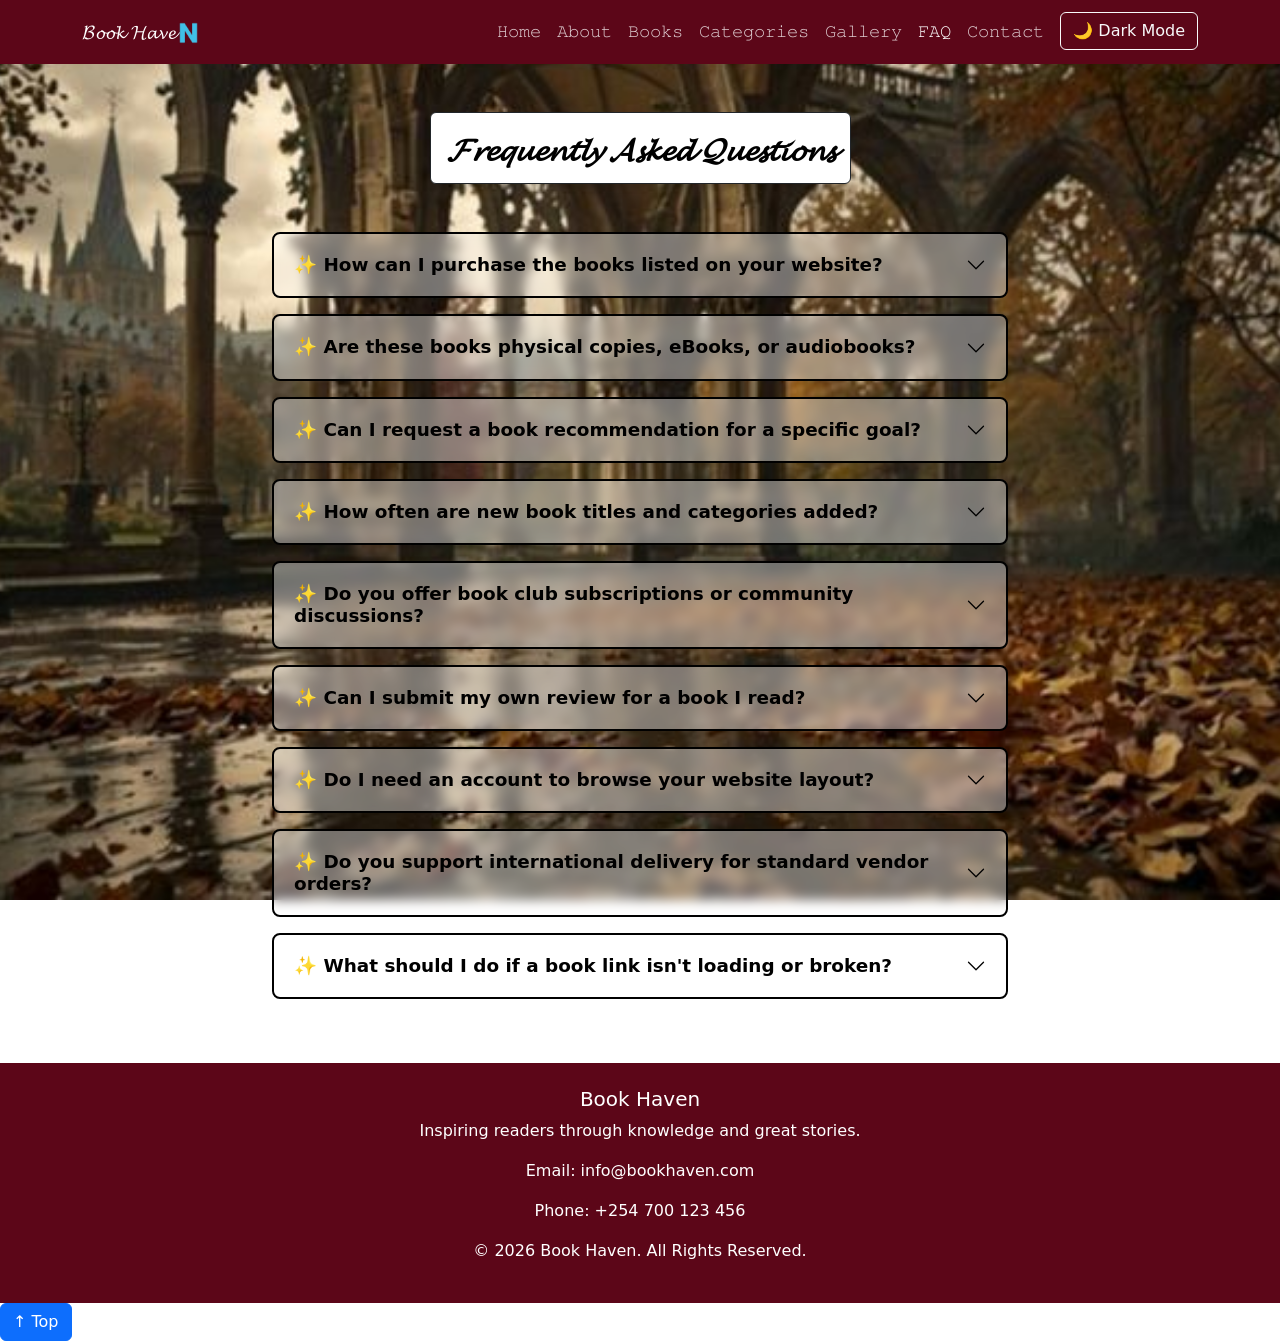
<file: OnlineBookStore/faq.html>
<!DOCTYPE html>
<html lang="en">
<head>
    <meta charset="UTF-8">
    <meta name="viewport" content="width=device-width, initial-scale=1.0">
    <title>Book Haven by Candy :) - FAQ</title>
    <link href="https://cdn.jsdelivr.net/npm/bootstrap@5.3.3/dist/css/bootstrap.min.css" rel="stylesheet">
    <link rel="stylesheet" href="css/style.css">
</head>
<body class="faq-page">

    <!-- Navbar -->
    <nav class="navbar navbar-expand-lg navbar-dark custom-navbar">
        <div class="container">
            <a class="navbar-brand" href="index.html">𝓑𝓸𝓸𝓴 𝓗𝓪𝓿𝓮🇳‌</a>
            <button class="navbar-toggler" type="button" data-bs-toggle="collapse" data-bs-target="#navbarNav">
                <span class="navbar-toggler-icon"></span>
            </button>
            <div class="collapse navbar-collapse" id="navbarNav">
                <ul class="navbar-nav ms-auto">
                    <li class="nav-item"><a class="nav-link" href="index.html">𝙷𝚘𝚖𝚎</a></li>
                    <li class="nav-item"><a class="nav-link" href="about.html">𝙰𝚋𝚘𝚞𝚝</a></li>
                    <li class="nav-item"><a class="nav-link" href="books.html">𝙱𝚘𝚘𝚔𝚜</a></li>
                    <li class="nav-item"><a class="nav-link" href="categories.html">‌𝙲𝚊𝚝𝚎𝚐𝚘𝚛𝚒𝚎𝚜</a></li>
                    <li class="nav-item"><a class="nav-link" href="gallery.html">𝙶𝚊𝚕𝚕𝚎𝚛𝚢</a></li>
                    <li class="nav-item"><a class="nav-link active" href="faq.html">𝙵𝙰𝚀</a></li>
                    <li class="nav-item"><a class="nav-link" href="contact.html">𝙲𝚘𝚗𝚝𝚊𝚌𝚝‌</a></li>
                    <li class="nav-item ms-2">
                        <button id="themeBtn" class="btn btn-outline-light">🌙 Dark Mode</button>
                    </li>
                </ul>
            </div>
        </div>
    </nav>

    <!-- FAQ Section -->
    <section class="faq-section py-5 bg-transparent">
        <div class="container">
            
            <!-- Custom Styled Header Box -->
            <div class="row justify-content-center mb-5">
                <div class="col-auto text-center header-box p-3 bg-white border border-dark rounded">
                    <h2 class="script-font m-0 faq-main-title">𝓕𝓻𝓮𝓺𝓾𝓮𝓷𝓽𝓵𝔂 𝓐𝓼𝓴𝓮𝓭 𝓠𝓾𝓮𝓼𝓽𝓲𝓸𝓷𝓼‌</h2>
                </div>
            </div>
            
            <div class="row justify-content-center">
                <div class="col-lg-8">
                    <div class="accordion custom-faq-accordion" id="faqAccordion">

                        <!-- Question 1 -->
                        <div class="accordion-item faq-item mb-3">
                            <h2 class="accordion-header" id="headingOne">
                                <button class="accordion-button collapsed faq-btn" type="button" data-bs-toggle="collapse" data-bs-target="#collapseOne" aria-expanded="false" aria-controls="collapseOne">
                                    ✨ How can I purchase the books listed on your website?
                                </button>
                            </h2>
                            <div id="collapseOne" class="accordion-collapse collapse" aria-labelledby="headingOne" data-bs-parent="#faqAccordion">
                                <div class="accordion-body faq-body">
                                    You can easily explore our curated collection under the <strong>Books</strong> or <strong>Categories</strong> page. Once you find a title you love, click the explore buttons to see ordering options, direct vendor purchase links, and stock availability.
                                </div>
                            </div>
                        </div>

                        <!-- Question 2 -->
                        <div class="accordion-item faq-item mb-3">
                            <h2 class="accordion-header" id="headingTwo">
                                <button class="accordion-button collapsed faq-btn" type="button" data-bs-toggle="collapse" data-bs-target="#collapseTwo" aria-expanded="false" aria-controls="collapseTwo">
                                    ✨ Are these books physical copies, eBooks, or audiobooks?
                                </button>
                            </h2>
                            <div id="collapseTwo" class="accordion-collapse collapse" aria-labelledby="headingTwo" data-bs-parent="#faqAccordion">
                                <div class="accordion-body faq-body">
                                    We provide recommendations and links for all modern reading preferences! Most of our collection features a choice between luxury hardcover prints, lightweight paperbacks, digital Kindle eBooks, and audiobook files.
                                </div>
                            </div>
                        </div>

                        <!-- Question 3 -->
                        <div class="accordion-item faq-item mb-3">
                            <h2 class="accordion-header" id="headingThree">
                                <button class="accordion-button collapsed faq-btn" type="button" data-bs-toggle="collapse" data-bs-target="#collapseThree" aria-expanded="false" aria-controls="collapseThree">
                                    ✨ Can I request a book recommendation for a specific goal?
                                </button>
                            </h2>
                            <div id="collapseThree" class="accordion-collapse collapse" aria-labelledby="headingThree" data-bs-parent="#faqAccordion">
                                <div class="accordion-body faq-body">
                                    Absolutely! If you're looking for a specific read to target habits, mental health, or financial growth, hop over to our <strong>Contact</strong> page and drop us a quick line. We'd love to suggest a personalized reading list.
                                </div>
                            </div>
                        </div>

                        <!-- Question 4 -->
                        <div class="accordion-item faq-item mb-3">
                            <h2 class="accordion-header" id="headingFour">
                                <button class="accordion-button collapsed faq-btn" type="button" data-bs-toggle="collapse" data-bs-target="#collapseFour" aria-expanded="false" aria-controls="collapseFour">
                                    ✨ How often are new book titles and categories added?
                                </button>
                            </h2>
                            <div id="collapseFour" class="accordion-collapse collapse" aria-labelledby="headingFour" data-bs-parent="#faqAccordion">
                                <div class="accordion-body faq-body">
                                    Our virtual library expanding constantly! We freshen up our book selections and refine our genres every single month to include breakthrough bestsellers alongside foundational timeless classics.
                                </div>
                            </div>
                        </div>

                        <!-- Question 5 -->
                        <div class="accordion-item faq-item mb-3">
                            <h2 class="accordion-header" id="headingFive">
                                <button class="accordion-button collapsed faq-btn" type="button" data-bs-toggle="collapse" data-bs-target="#collapseFive" aria-expanded="false" aria-controls="collapseFive">
                                    ✨ Do you offer book club subscriptions or community discussions?
                                </button>
                            </h2>
                            <div id="collapseFive" class="accordion-collapse collapse" aria-labelledby="headingFive" data-bs-parent="#faqAccordion">
                                <div class="accordion-body faq-body">
                                    We are actively designing a vibrant community portal! Sign up via our newsletter system or reach out through the contact portal if you want early access invites to our future live read-alongs and chapter review forums.
                                </div>
                            </div>
                        </div>

                        <!-- Question 6 -->
                        <div class="accordion-item faq-item mb-3">
                            <h2 class="accordion-header" id="headingSix">
                                <button class="accordion-button collapsed faq-btn" type="button" data-bs-toggle="collapse" data-bs-target="#collapseSix" aria-expanded="false" aria-controls="collapseSix">
                                    ✨ Can I submit my own review for a book I read?
                                </button>
                            </h2>
                            <div id="collapseSix" class="accordion-collapse collapse" aria-labelledby="headingSix" data-bs-parent="#faqAccordion">
                                <div class="accordion-body faq-body">
                                    Yes, reader feedback keeps us going! Send over your honest thoughts on any shared book through our contact options, and your testimonial might just secure a featured spot directly inside our website showcase.
                                </div>
                            </div>
                        </div>

                        <!-- Question 7 -->
                        <div class="accordion-item faq-item mb-3">
                            <h2 class="accordion-header" id="headingSeven">
                                <button class="accordion-button collapsed faq-btn" type="button" data-bs-toggle="collapse" data-bs-target="#collapseSeven" aria-expanded="false" aria-controls="collapseSeven">
                                    ✨ Do I need an account to browse your website layout?
                                </button>
                            </h2>
                            <div id="collapseSeven" class="accordion-collapse collapse" aria-labelledby="headingSeven" data-bs-parent="#faqAccordion">
                                <div class="accordion-body faq-body">
                                    No profile generation or membership log-ins are necessary. Our complete archive framework is explicitly open for public reference and unrestricted casual reading anytime you visit.
                                </div>
                            </div>
                        </div>

                        <!-- Question 8 -->
                        <div class="accordion-item faq-item mb-3">
                            <h2 class="accordion-header" id="headingEight">
                                <button class="accordion-button collapsed faq-btn" type="button" data-bs-toggle="collapse" data-bs-target="#collapseEight" aria-expanded="false" aria-controls="collapseEight">
                                    ✨ Do you support international delivery for standard vendor orders?
                                </button>
                            </h2>
                            <div id="collapseEight" class="accordion-collapse collapse" aria-labelledby="headingEight" data-bs-parent="#faqAccordion">
                                <div class="accordion-body faq-body">
                                    Since our external purchase anchors target global marketplaces like Amazon, regional delivery metrics and global parcel post options will align automatically with your local billing address.
                                </div>
                            </div>
                        </div>

                        <!-- Question 9 -->
                        <div class="accordion-item faq-item mb-3">
                            <h2 class="accordion-header" id="headingNine">
                                <button class="accordion-button collapsed faq-btn" type="button" data-bs-toggle="collapse" data-bs-target="#collapseNine" aria-expanded="false" aria-controls="collapseNine">
                                    ✨ What should I do if a book link isn't loading or broken?
                                </button>
                            </h2>
                            <div id="collapseNine" class="accordion-collapse collapse" aria-labelledby="headingNine" data-bs-parent="#faqAccordion">
                                <div class="accordion-body faq-body">
                                    Link profiles refresh behind the scenes, but slips can happen! If an outgoing link misfires, drop a message on our contact map so our team can patch the routing error instantly.
                                </div>
                            </div>
                        </div>

                    </div>
                </div>
            </div>
        </div>
    </section>

    <!-- Footer -->
    <footer class="custom-footer text-white text-center p-4">
        <h5>Book Haven</h5>
        <p>Inspiring readers through knowledge and great stories.</p>
        <p>Email: info@bookhaven.com</p>
        <p>Phone: +254 700 123 456</p>
        <p>&copy; 2026 Book Haven. All Rights Reserved.</p>
    </footer>

    <!-- Scripts -->
    <script src="https://cdn.jsdelivr.net/npm/bootstrap@5.3.3/dist/js/bootstrap.bundle.min.js"></script>
    <script src="js/script.js"></script>
    <button id="topBtn" class="btn btn-primary">↑ Top</button>
</body>
</html>
</file>
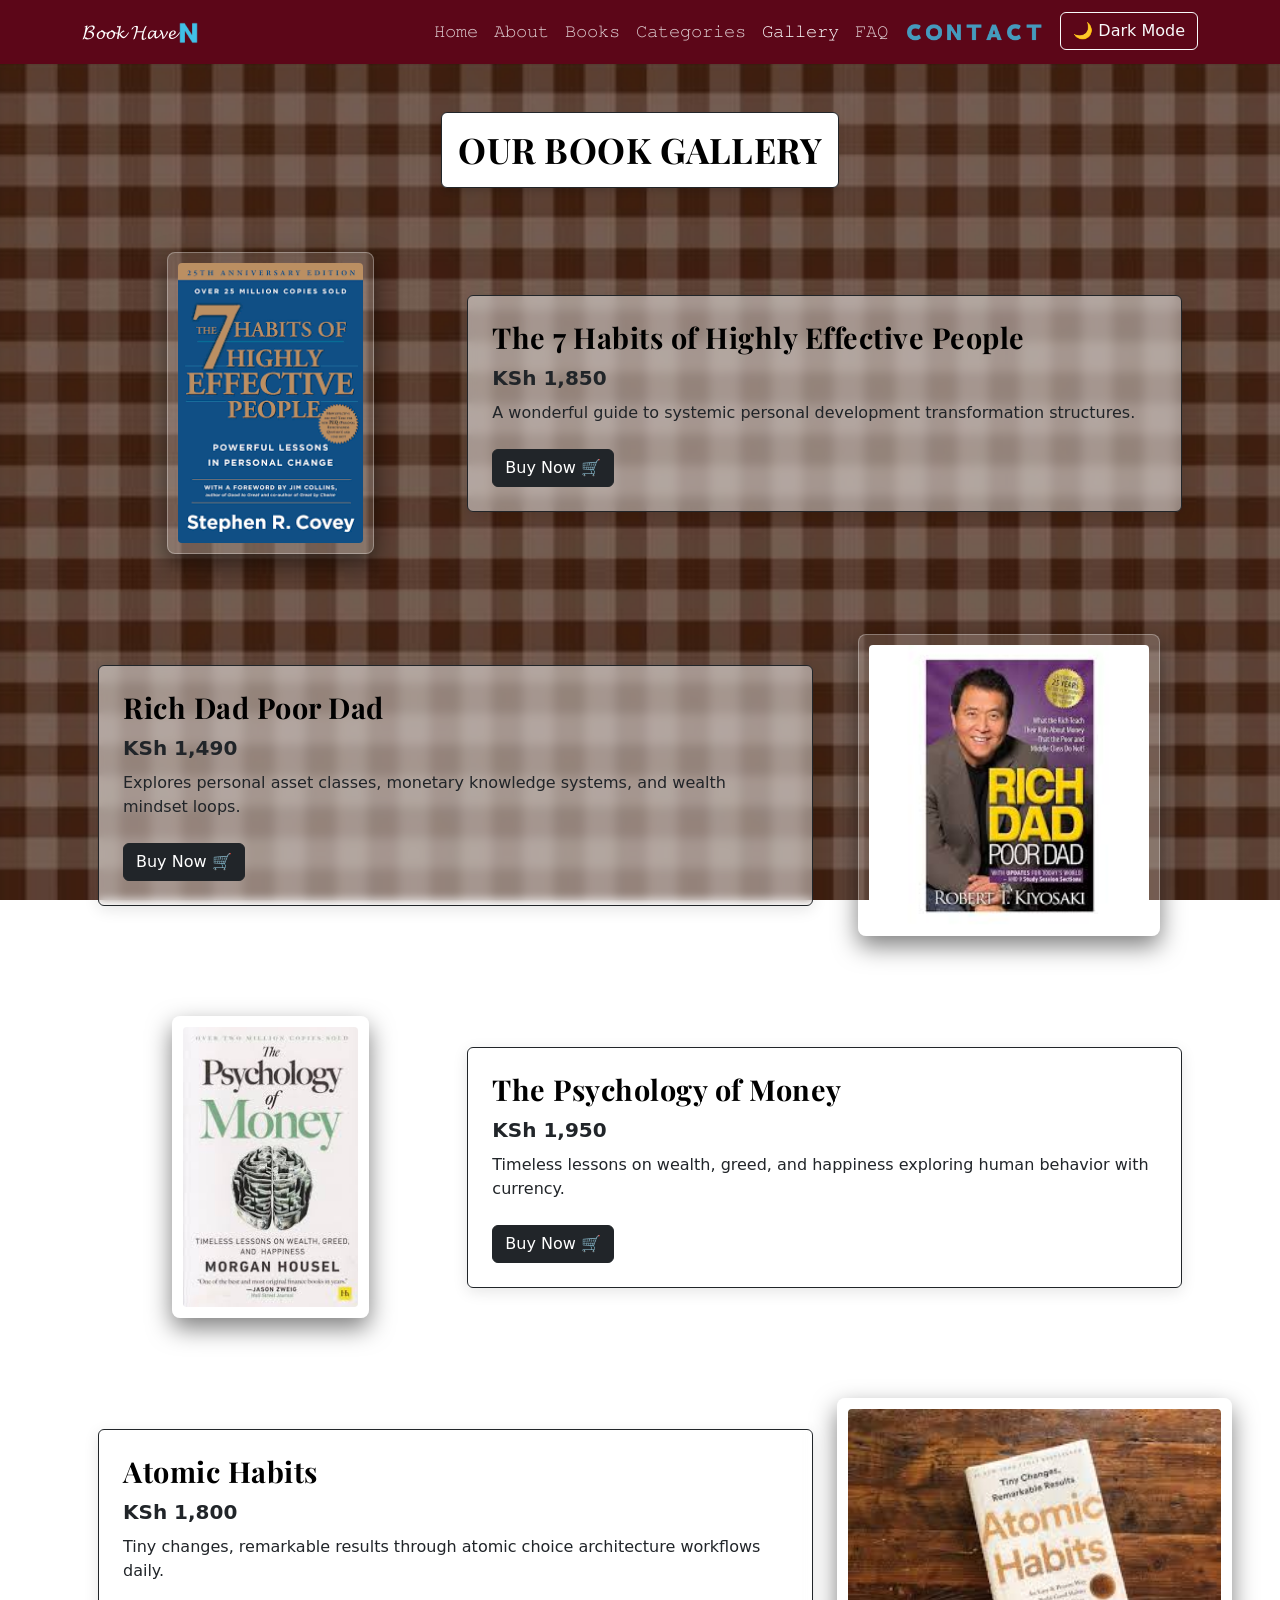
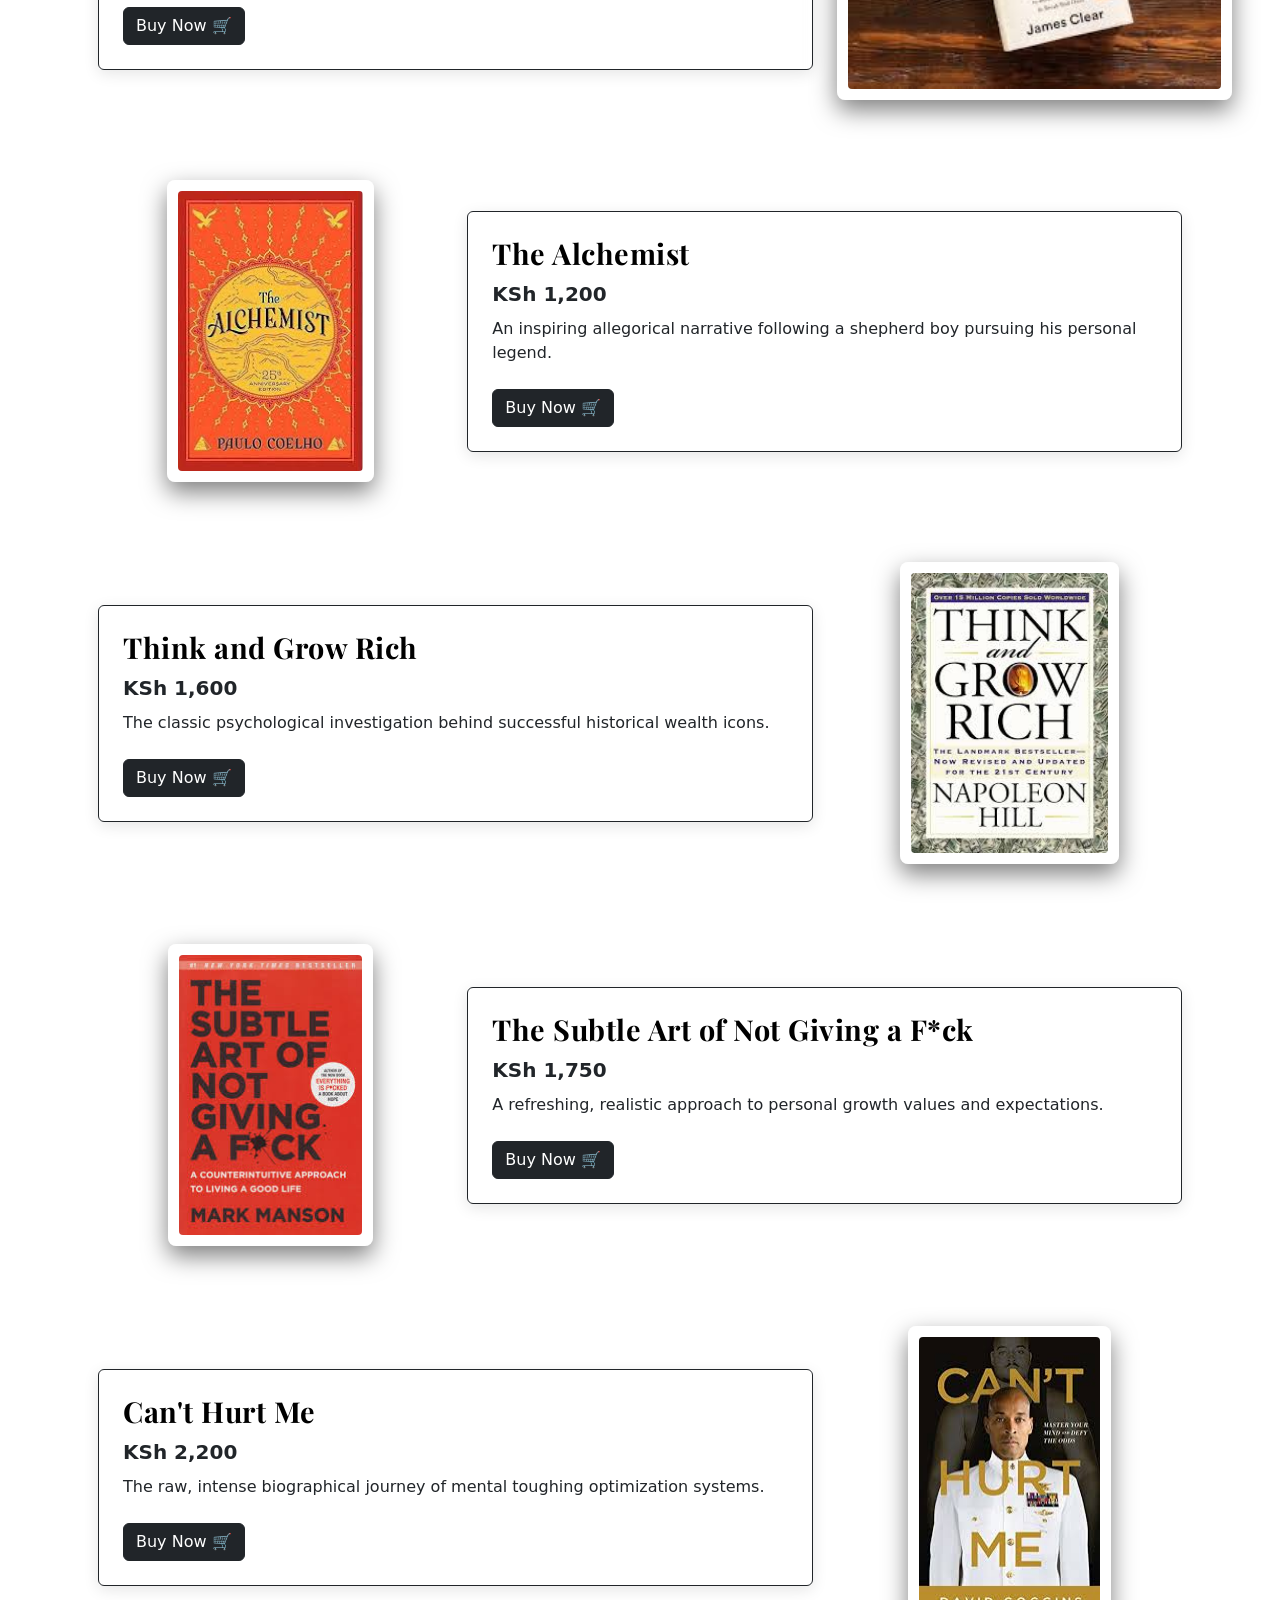
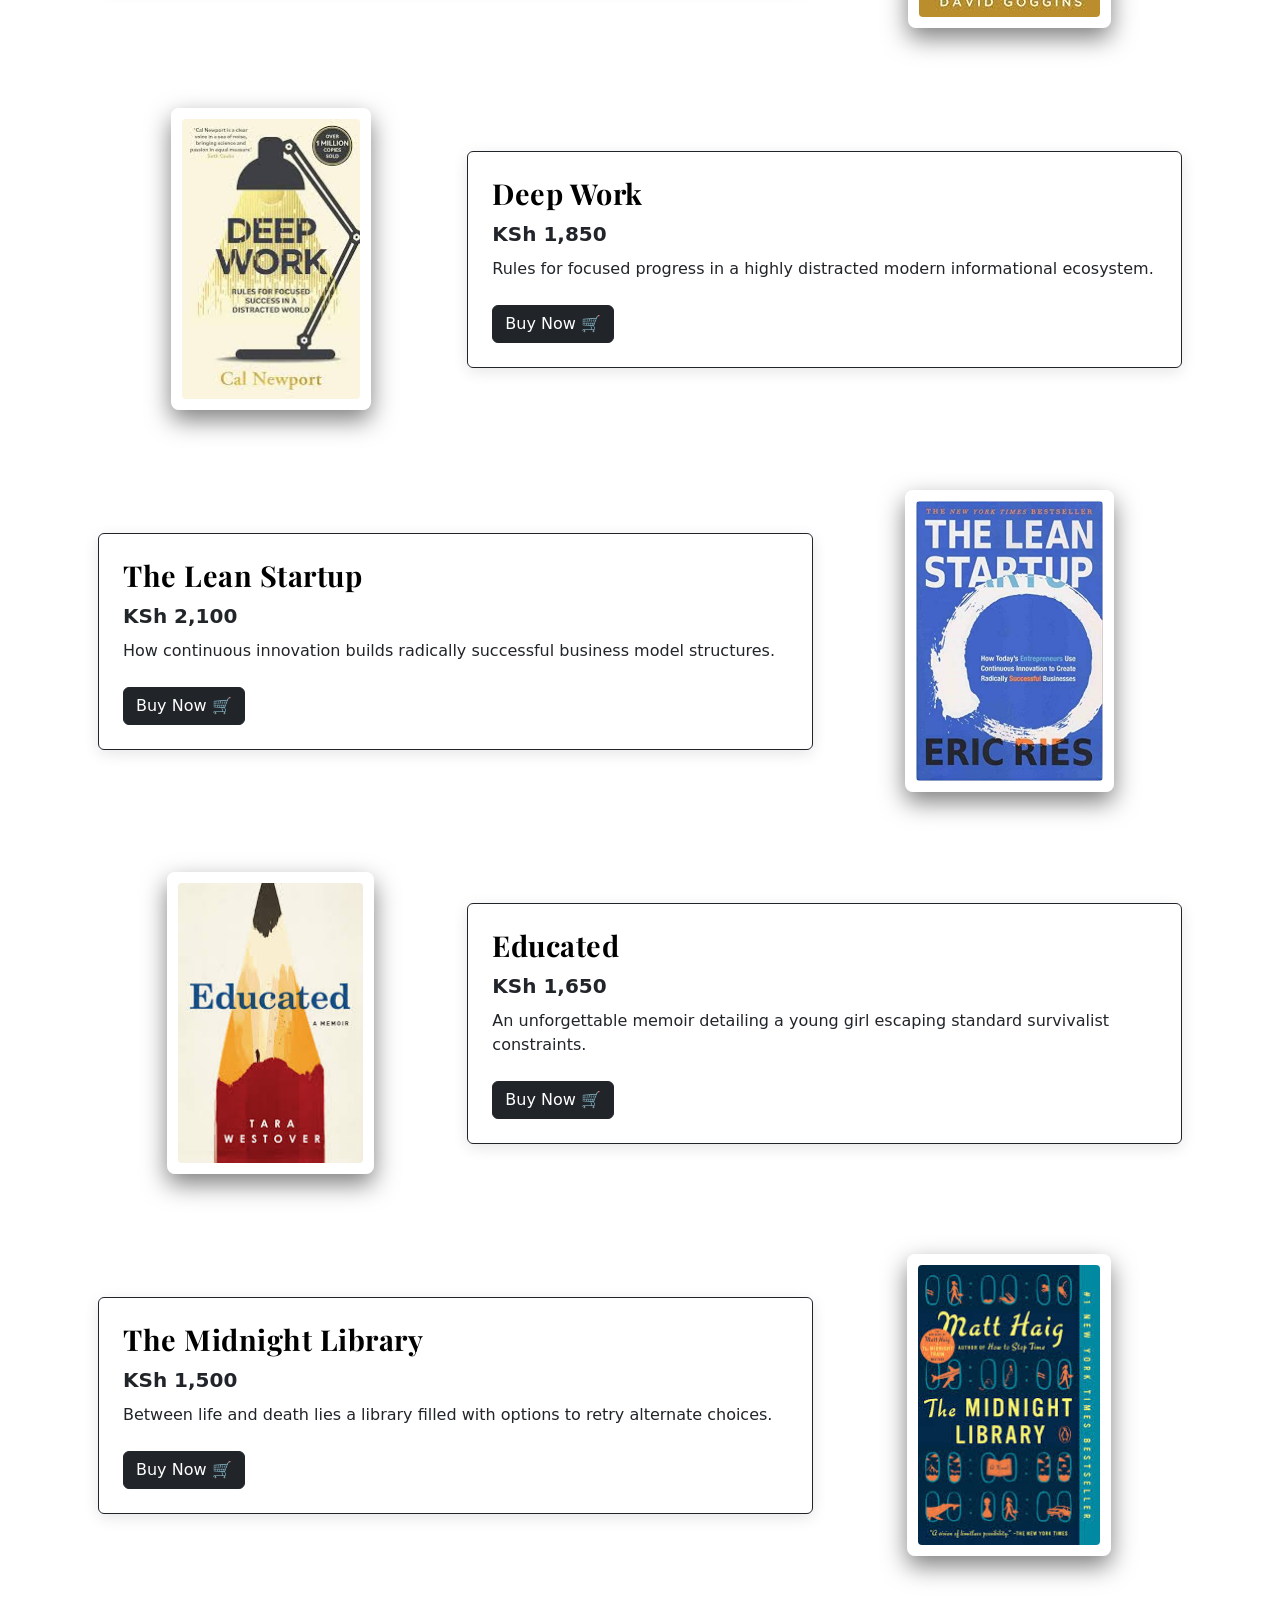
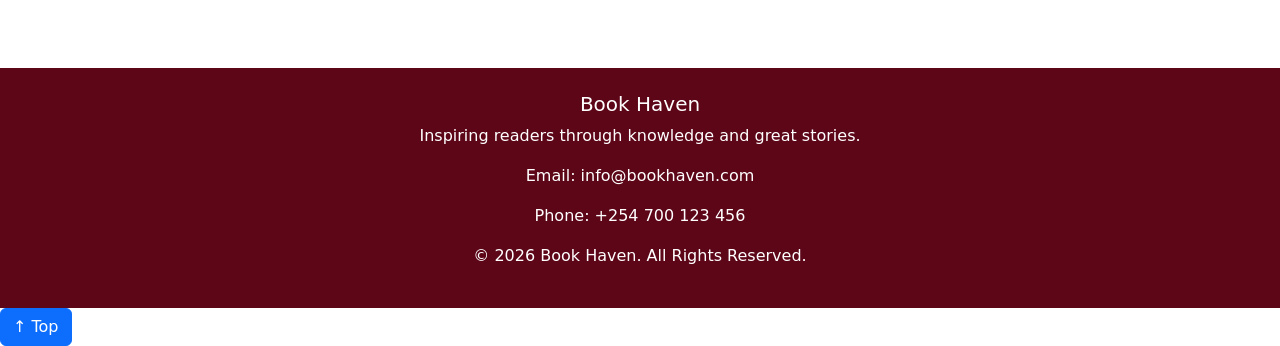
<file: OnlineBookStore/gallery.html>
<!DOCTYPE html>
<html lang="en">
<head>
    <meta charset="UTF-8">
    <meta name="viewport" content="width=device-width, initial-scale=1.0">
    <title>Book Haven by Candy :) - Gallery</title>
    <link href="https://cdn.jsdelivr.net/npm/bootstrap@5.3.3/dist/css/bootstrap.min.css" rel="stylesheet">
    <link rel="stylesheet" href="css/style.css">
</head>
<body class="gallery-page">

    <!-- Navbar -->
    <nav class="navbar navbar-expand-lg navbar-dark custom-navbar">
        <div class="container">
            <a class="navbar-brand" href="index.html">𝓑𝓸𝓸𝓴 𝓗𝓪𝓿𝓮🇳‌</a>
            <button class="navbar-toggler" type="button" data-bs-toggle="collapse" data-bs-target="#navbarNav">
                <span class="navbar-toggler-icon"></span>
            </button>
            <div class="collapse navbar-collapse" id="navbarNav">
                <ul class="navbar-nav ms-auto">
                    <li class="nav-item"><a class="nav-link" href="index.html">𝙷𝚘𝚖𝚎</a></li>
                    <li class="nav-item"><a class="nav-link" href="about.html">𝙰𝚋𝚘𝚞𝚝</a></li>
                    <li class="nav-item"><a class="nav-link" href="books.html">𝙱𝚘𝚘𝚔𝚜</a></li>
                    <li class="nav-item"><a class="nav-link" href="categories.html">𝙲𝚊𝚝𝚎𝚐𝚘𝚛𝚒𝚎𝚜</a></li>
                    <li class="nav-item"><a class="nav-link active" href="gallery.html">𝙶𝚊𝚕𝚕𝚎𝚛𝚢</a></li>
                    <li class="nav-item"><a class="nav-link" href="faq.html">𝙵𝙰𝚀</a></li>
                    <li class="nav-item"><a class="nav-link" href="contact.html">🇨‌🇴‌🇳‌🇹‌🇦‌🇨‌🇹‌</a></li>
                    <li class="nav-item ms-2">
                        <button id="themeBtn" class="btn btn-outline-light">🌙 Dark Mode</button>
                    </li>
                </ul>
            </div>
        </div>
    </nav>

    <!-- Gallery Section -->
    <section class="gallery-section py-5 bg-transparent">
        <div class="container">
            
            <!-- Custom Styled Header Box -->
            <div class="row justify-content-center mb-5">
                <div class="col-auto text-center header-box p-3 bg-white border border-dark rounded">
                    <h2 class="gallery-title m-0 text-uppercase text-center" style="font-size: 2.2rem;">Our Book Gallery</h2>
                </div>
            </div>

            <!-- 1. 7 Habits -->
            <div class="row g-4 gallery-row align-items-center mb-5 p-3 rounded">
                <div class="col-md-4 text-center">
                    <div class="gallery-img-frame">
                        <img src="images/7-habits.jpg" alt="7 Habits" class="gallery-cover">
                    </div>
                </div>
                <div class="col-md-8">
                    <div class="gallery-details-box p-4 rounded border border-dark">
                        <h4 class="gallery-title">The 7 Habits of Highly Effective People</h4>
                        <div class="book-price-tag fw-bold text-dark my-2 fs-5">KSh 1,850</div>
                        <p class="text-dark">A wonderful guide to systemic personal development transformation structures.</p>
                        <button class="btn btn-dark mt-2">Buy Now 🛒</button>
                    </div>
                </div>
            </div>

            <!-- 2. Rich Dad Poor Dad -->
            <div class="row g-4 gallery-row align-items-center mb-5 p-3 rounded">
                <div class="col-md-8 order-2 order-md-1">
                    <div class="gallery-details-box p-4 rounded border border-dark">
                        <h4 class="gallery-title">Rich Dad Poor Dad</h4>
                        <div class="book-price-tag fw-bold text-dark my-2 fs-5">KSh 1,490</div>
                        <p class="text-dark">Explores personal asset classes, monetary knowledge systems, and wealth mindset loops.</p>
                        <button class="btn btn-dark mt-2">Buy Now 🛒</button>
                    </div>
                </div>
                <div class="col-md-4 text-center order-1 order-md-2">
                    <div class="gallery-img-frame">
                        <img src="images/rich-dad-poor-dad.jpg" alt="Rich Dad" class="gallery-cover">
                    </div>
                </div>
            </div>

            <!-- 3. Psychology of Money -->
            <div class="row g-4 gallery-row align-items-center mb-5 p-3 rounded">
                <div class="col-md-4 text-center">
                    <div class="gallery-img-frame">
                        <img src="images/psychology-of-money.jpg" alt="Psychology of Money" class="gallery-cover">
                    </div>
                </div>
                <div class="col-md-8">
                    <div class="gallery-details-box p-4 rounded border border-dark">
                        <h4 class="gallery-title">The Psychology of Money</h4>
                        <div class="book-price-tag fw-bold text-dark my-2 fs-5">KSh 1,950</div>
                        <p class="text-dark">Timeless lessons on wealth, greed, and happiness exploring human behavior with currency.</p>
                        <button class="btn btn-dark mt-2">Buy Now 🛒</button>
                    </div>
                </div>
            </div>

            <!-- 4. Atomic Habits -->
            <div class="row g-4 gallery-row align-items-center mb-5 p-3 rounded">
                <div class="col-md-8 order-2 order-md-1">
                    <div class="gallery-details-box p-4 rounded border border-dark">
                        <h4 class="gallery-title">Atomic Habits</h4>
                        <div class="book-price-tag fw-bold text-dark my-2 fs-5">KSh 1,800</div>
                        <p class="text-dark">Tiny changes, remarkable results through atomic choice architecture workflows daily.</p>
                        <button class="btn btn-dark mt-2">Buy Now 🛒</button>
                    </div>
                </div>
                <div class="col-md-4 text-center order-1 order-md-2">
                    <div class="gallery-img-frame">
                        <img src="images/atomic-habits.jpg" alt="Atomic Habits" class="gallery-cover">
                    </div>
                </div>
            </div>

            <!-- 5. The Alchemist -->
            <div class="row g-4 gallery-row align-items-center mb-5 p-3 rounded">
                <div class="col-md-4 text-center">
                    <div class="gallery-img-frame">
                        <img src="images/alchemist.jpg" alt="The Alchemist" class="gallery-cover">
                    </div>
                </div>
                <div class="col-md-8">
                    <div class="gallery-details-box p-4 rounded border border-dark">
                        <h4 class="gallery-title">The Alchemist</h4>
                        <div class="book-price-tag fw-bold text-dark my-2 fs-5">KSh 1,200</div>
                        <p class="text-dark">An inspiring allegorical narrative following a shepherd boy pursuing his personal legend.</p>
                        <button class="btn btn-dark mt-2">Buy Now 🛒</button>
                    </div>
                </div>
            </div>

            <!-- 6. Think and Grow Rich -->
            <div class="row g-4 gallery-row align-items-center mb-5 p-3 rounded">
                <div class="col-md-8 order-2 order-md-1">
                    <div class="gallery-details-box p-4 rounded border border-dark">
                        <h4 class="gallery-title">Think and Grow Rich</h4>
                        <div class="book-price-tag fw-bold text-dark my-2 fs-5">KSh 1,600</div>
                        <p class="text-dark">The classic psychological investigation behind successful historical wealth icons.</p>
                        <button class="btn btn-dark mt-2">Buy Now 🛒</button>
                    </div>
                </div>
                <div class="col-md-4 text-center order-1 order-md-2">
                    <div class="gallery-img-frame">
                        <img src="images/think-grow-rich.jpg" alt="Think and Grow Rich" class="gallery-cover">
                    </div>
                </div>
            </div>

            <!-- 7. Subtle Art -->
            <div class="row g-4 gallery-row align-items-center mb-5 p-3 rounded">
                <div class="col-md-4 text-center">
                    <div class="gallery-img-frame">
                        <img src="images/subtle-art.jpg" alt="Subtle Art" class="gallery-cover">
                    </div>
                </div>
                <div class="col-md-8">
                    <div class="gallery-details-box p-4 rounded border border-dark">
                        <h4 class="gallery-title">The Subtle Art of Not Giving a F*ck</h4>
                        <div class="book-price-tag fw-bold text-dark my-2 fs-5">KSh 1,750</div>
                        <p class="text-dark">A refreshing, realistic approach to personal growth values and expectations.</p>
                        <button class="btn btn-dark mt-2">Buy Now 🛒</button>
                    </div>
                </div>
            </div>

            <!-- 8. Can't Hurt Me -->
            <div class="row g-4 gallery-row align-items-center mb-5 p-3 rounded">
                <div class="col-md-8 order-2 order-md-1">
                    <div class="gallery-details-box p-4 rounded border border-dark">
                        <h4 class="gallery-title">Can't Hurt Me</h4>
                        <div class="book-price-tag fw-bold text-dark my-2 fs-5">KSh 2,200</div>
                        <p class="text-dark">The raw, intense biographical journey of mental toughing optimization systems.</p>
                        <button class="btn btn-dark mt-2">Buy Now 🛒</button>
                    </div>
                </div>
                <div class="col-md-4 text-center order-1 order-md-2">
                    <div class="gallery-img-frame">
                        <img src="images/cant-hurt-me.jpg" alt="Can't Hurt Me" class="gallery-cover">
                    </div>
                </div>
            </div>

            <!-- 9. Deep Work -->
            <div class="row g-4 gallery-row align-items-center mb-5 p-3 rounded">
                <div class="col-md-4 text-center">
                    <div class="gallery-img-frame">
                        <img src="images/deep-work.jpg" alt="Deep Work" class="gallery-cover">
                    </div>
                </div>
                <div class="col-md-8">
                    <div class="gallery-details-box p-4 rounded border border-dark">
                        <h4 class="gallery-title">Deep Work</h4>
                        <div class="book-price-tag fw-bold text-dark my-2 fs-5">KSh 1,850</div>
                        <p class="text-dark">Rules for focused progress in a highly distracted modern informational ecosystem.</p>
                        <button class="btn btn-dark mt-2">Buy Now 🛒</button>
                    </div>
                </div>
            </div>

            <!-- 10. The Lean Startup -->
            <div class="row g-4 gallery-row align-items-center mb-5 p-3 rounded">
                <div class="col-md-8 order-2 order-md-1">
                    <div class="gallery-details-box p-4 rounded border border-dark">
                        <h4 class="gallery-title">The Lean Startup</h4>
                        <div class="book-price-tag fw-bold text-dark my-2 fs-5">KSh 2,100</div>
                        <p class="text-dark">How continuous innovation builds radically successful business model structures.</p>
                        <button class="btn btn-dark mt-2">Buy Now 🛒</button>
                    </div>
                </div>
                <div class="col-md-4 text-center order-1 order-md-2">
                    <div class="gallery-img-frame">
                        <img src="images/the-lean.jpg" alt="The Lean Startup" class="gallery-cover">
                    </div>
                </div>
            </div>

            <!-- 11. Educated -->
            <div class="row g-4 gallery-row align-items-center mb-5 p-3 rounded">
                <div class="col-md-4 text-center">
                    <div class="gallery-img-frame">
                        <img src="images/educated.jpg" alt="Educated" class="gallery-cover">
                    </div>
                </div>
                <div class="col-md-8">
                    <div class="gallery-details-box p-4 rounded border border-dark">
                        <h4 class="gallery-title">Educated</h4>
                        <div class="book-price-tag fw-bold text-dark my-2 fs-5">KSh 1,650</div>
                        <p class="text-dark">An unforgettable memoir detailing a young girl escaping standard survivalist constraints.</p>
                        <button class="btn btn-dark mt-2">Buy Now 🛒</button>
                    </div>
                </div>
            </div>

            <!-- 12. The Midnight Library -->
            <div class="row g-4 gallery-row align-items-center mb-5 p-3 rounded">
                <div class="col-md-8 order-2 order-md-1">
                    <div class="gallery-details-box p-4 rounded border border-dark">
                        <h4 class="gallery-title">The Midnight Library</h4>
                        <div class="book-price-tag fw-bold text-dark my-2 fs-5">KSh 1,500</div>
                        <p class="text-dark">Between life and death lies a library filled with options to retry alternate choices.</p>
                        <button class="btn btn-dark mt-2">Buy Now 🛒</button>
                    </div>
                </div>
                <div class="col-md-4 text-center order-1 order-md-2">
                    <div class="gallery-img-frame">
                        <img src="images/midnight-library.jpg" alt="The Midnight Library" class="gallery-cover">
                    </div>
                </div>
            </div>

        </div>
    </section>

    <!-- Footer -->
    <footer class="custom-footer text-white text-center p-4">
        <h5>Book Haven</h5>
        <p>Inspiring readers through knowledge and great stories.</p>
        <p>Email: info@bookhaven.com</p>
        <p>Phone: +254 700 123 456</p>
        <p>&copy; 2026 Book Haven. All Rights Reserved.</p>
    </footer>

    <!-- Scripts -->
    <script src="https://cdn.jsdelivr.net/npm/bootstrap@5.3.3/dist/js/bootstrap.bundle.min.js"></script>
    <script src="js/script.js"></script>
    <button id="topBtn" class="btn btn-primary">↑ Top</button>
</body>
</html>
</file>
<file: OnlineBookStore/css/style.css>
@import url('https://fonts.googleapis.com/css2?family=Playfair+Display:ital,wght@1,700&display=swap');

.custom-navbar, 
nav.navbar, 
.navbar.navbar-expand-lg {
    background-color: #5c0618 !important;
    background-image: none !important;
    padding: 12px 0;
}

.custom-navbar .nav-link,
nav.navbar .nav-link {
    color: rgba(255, 255, 255, 0.8) !important;
}

.custom-navbar .nav-link.active, 
.custom-navbar .nav-link:hover,
nav.navbar .nav-link.active,
nav.navbar .nav-link:hover {
    color: #ffffff !important;
}

.custom-navbar .navbar-brand,
nav.navbar .navbar-brand {
    color: #ffffff !important;
}

.carousel-caption {
    top: 40% !important;
    bottom: auto !important;
    transform: translateY(-50%) !important;
    display: flex !important;
    justify-content: center;
    align-items: center;
    width: 100%;
    left: 0 !important;
    right: 0 !important;
    padding: 0 15px;
}

.caption-box {
    background-color: transparent !important;
    padding: 0;
    border-radius: 0;
    max-width: 800px;
    box-shadow: none !important;
    text-shadow: 2px 2px 8px rgba(0, 0, 0, 0.85);
}

.caption-box h2 {
    font-family: 'Playfair Display', serif !important;
    font-style: italic !important;
    font-weight: 700 !important;
    font-size: 3.5rem;
    margin-bottom: 15px;
    color: #ffffff !important;
}

.caption-box p {
    font-size: 1.5rem;
    margin: 0;
    color: #ffffff !important;
}

.custom-footer,
footer {
    background-color: #5c0618 !important;
    background-image: none !important;
}

.testimonials {
    background-image: url('../images/background1.jpg') !important;
    background-size: cover !important;
    background-position: center !important;
    background-repeat: no-repeat !important;
}

.testimonials .card {
    border: 1px solid #000000 !important;
    background-color: rgba(255, 255, 255, 0.9) !important;
}

.testimonials .card h5 {
    text-decoration: underline !important;
}

.about-page {
    background-image: url('../images/background2.jpg') !important;
    background-size: cover !important;
    background-position: center !important;
    background-attachment: fixed !important;
    background-repeat: no-repeat !important;
}

.books-page {
    background-image: url('../images/booksbackground.jpg') !important;
    background-size: cover !important;
    background-position: center !important;
    background-attachment: fixed !important;
    background-repeat: no-repeat !important;
}

.categories-page {
    background-image: url('../images/categorybackground.jpg') !important;
    background-size: cover !important;
    background-position: center !important;
    background-attachment: fixed !important;
    background-repeat: no-repeat !important;
}

.gallery-page {
    background-image: url('../images/gallerybackground.jpg') !important;
    background-size: cover !important;
    background-position: center !important;
    background-attachment: fixed !important;
    background-repeat: no-repeat !important;
}

.faq-page {
    background-image: url('../images/FAQbackground.jpg') !important;
    background-size: cover !important;
    background-position: center !important;
    background-attachment: fixed !important;
    background-repeat: no-repeat !important;
}

/* Specific styling for the Contact Page Backdrop */
.contact-page {
    background-image: url('../images/contactbackground.jpg') !important;
    background-size: cover !important;
    background-position: center !important;
    background-attachment: fixed !important;
    background-repeat: no-repeat !important;
}

.script-font {
    font-family: 'Playfair Display', serif !important;
    font-style: italic !important;
    font-weight: 700 !important;
}

.header-box .faq-main-title,
.header-box .contact-main-title {
    font-family: 'Playfair Display', serif !important;
    font-style: italic !important;
    font-weight: 700 !important;
    color: #000000 !important;
    text-shadow: none !important;
}

.header-box {
    box-shadow: 0 4px 6px rgba(0,0,0,0.1);
}

.team-card {
    border: 1px solid #000000 !important;
    border-radius: 4px !important;
    background-color: rgba(0, 0, 0, 0.75) !important;
    color: #ffffff !important;
}

.team-card h5 {
    text-decoration: none !important;
    color: #ffffff !important;
}

.team-card .text-muted,
.team-card .text-light {
    color: rgba(255, 255, 255, 0.7) !important;
}

.category-card {
    border: 2px solid #000000 !important;
    border-radius: 6px !important;
    background-color: rgba(255, 255, 255, 0.35) !important;
    color: #000000 !important;
    text-shadow: none !important;
}

.category-card h5 {
    text-decoration: none !important;
    color: #000000 !important;
}

.category-card p {
    color: #000000 !important;
}

.book-img-container {
    height: 350px;
    overflow: hidden;
    background-color: rgba(255, 255, 255, 0.15);
    display: flex;
    align-items: center;
    justify-content: center;
}

.book-cover {
    width: auto;
    height: 100%;
    object-fit: contain;
    transition: transform 0.3s ease;
    padding: 15px;
}

.card:hover .book-cover {
    transform: scale(1.04);
}

.gallery-img-frame {
    display: inline-block;
    padding: 10px;
    background: rgba(255, 255, 255, 0.15);
    border: 1px solid rgba(255, 255, 255, 0.3);
    border-radius: 8px;
    box-shadow: 0 10px 25px rgba(0,0,0,0.5);
    transition: all 0.4s ease;
}

.gallery-cover {
    height: 280px;
    width: auto;
    object-fit: contain;
    border-radius: 4px;
    transition: transform 0.4s ease;
}

.gallery-row:hover .gallery-img-frame {
    transform: translateY(-8px);
    box-shadow: 0 15px 35px rgba(0,0,0,0.6);
    border-color: #5c0618;
}

.gallery-details-box {
    background-color: rgba(255, 255, 255, 0.45) !important;
    backdrop-filter: blur(5px);
    box-shadow: 0 4px 15px rgba(0, 0, 0, 0.1);
    transition: background-color 0.3s ease;
}

.gallery-row:hover .gallery-details-box {
    background-color: rgba(255, 255, 255, 0.6) !important;
}

.gallery-title {
    font-family: 'Playfair Display', serif;
    font-weight: 700;
    color: #000000;
    margin: 0;
    font-size: 1.8rem;
    letter-spacing: 0.5px;
}

.gallery-divider {
    display: block;
    width: 60px;
    height: 3px;
    background-color: #5c0618;
    margin-top: 12px;
    transition: width 0.3s ease;
}

.gallery-row:hover .gallery-divider {
    width: 120px;
}

.custom-faq-accordion {
    background: transparent;
}

.faq-item {
    background-color: rgba(255, 255, 255, 0.4) !important;
    backdrop-filter: blur(6px);
    border: 2px solid #000000 !important;
    border-radius: 8px !important;
    overflow: hidden;
    transition: transform 0.3s ease, box-shadow 0.3s ease;
}

.faq-item:hover {
    transform: translateY(-2px);
    box-shadow: 0 6px 20px rgba(0, 0, 0, 0.15);
    background-color: rgba(255, 255, 255, 0.5) !important;
}

.faq-btn {
    background-color: transparent !important;
    color: #000000 !important;
    font-weight: 700;
    font-size: 1.15rem;
    padding: 20px;
    box-shadow: none !important;
    border: none !important;
    transition: color 0.3s ease;
}

.faq-btn:not(.collapsed) {
    color: #5c0618 !important;
    border-bottom: 1px solid rgba(0, 0, 0, 0.1) !important;
}

.faq-btn::after {
    filter: brightness(0);
}

.faq-body {
    background-color: rgba(255, 255, 255, 0.25) !important;
    color: #000000 !important;
    padding: 20px;
    font-size: 1.05rem;
    line-height: 1.6;
    border-top: 1px solid rgba(0, 0, 0, 0.15);
}

/* New Surprise Aesthetic Contact Page Elements */
.contact-glass-card {
    background-color: rgba(255, 255, 255, 0.45) !important; /* Blends flawlessly into category styling styles */
    backdrop-filter: blur(8px);
    transition: transform 0.3s ease, box-shadow 0.3s ease;
}

.contact-glass-card:hover {
    transform: translateY(-3px);
    box-shadow: 0 12px 30px rgba(0, 0, 0, 0.15) !important;
}

/* Minimalist floating form underline input layout architecture */
.contact-input {
    width: 100%;
    padding: 10px 0;
    font-size: 1.05rem;
    color: #000000;
    background: transparent;
    border: none;
    border-bottom: 2px solid #000000;
    outline: none;
    transition: border-color 0.3s ease;
}

.contact-textarea {
    resize: none;
}

/* Floating validation logic handler */
.contact-label {
    position: absolute;
    top: 10px;
    left: 0;
    font-size: 1.05rem;
    color: rgba(0, 0, 0, 0.6);
    pointer-events: none;
    transition: all 0.3s ease;
}

.contact-input:focus ~ .contact-label,
.contact-input:not(:placeholder-shown) ~ .contact-label {
    top: -18px;
    font-size: 0.85rem;
    color: #5c0618;
    font-weight: bold;
}

.contact-input:focus {
    border-bottom-color: #5c0618;
}

.aesthetic-submit-btn {
    font-weight: bold;
    letter-spacing: 1px;
    text-transform: uppercase;
    transition: background-color 0.3s ease, transform 0.2s ease;
}

.aesthetic-submit-btn:hover {
    background-color: #5c0618 !important;
    transform: scale(1.02);
}

.mini-map-frame {
    height: 150px;
    background: rgba(0, 0, 0, 0.05);
    display: flex;
    align-items: center;
    justify-content: center;
    position: relative;
    overflow: hidden;
}

/* Subtle blueprint background effect for the map preview framework */
.mini-map-frame::before {
    content: '';
    position: absolute;
    width: 100%;
    height: 100%;
    opacity: 0.15;
    background-image: radial-gradient(#000 1px, transparent 1px);
    background-size: 16px 16px;
}
body.dark-theme .book-price-tag {
    color: #ffffff !important;
=======
body {
    font-family: Arial, sans-serif;
}

.hero {
    min-height: 70vh;
}

footer {
    margin-top: 50px;
}
.card-img-top {
    width: 100%;
    object-fit: contain;
}
body {
    font-family: Arial, sans-serif;
}

.card img {
    height: 300px;
    object-fit: cover;
}

footer {
    margin-top: 50px;
}
.card-img-top {
    height: 350px;
    object-fit: cover;
}
.dark-mode {
    background-color: #121212;
    color: white;
}

.dark-mode .card {
    background-color: #1e1e1e;
    color: white;
}

.dark-mode footer {
    background-color: #000;

}
body {
    font-family: Arial, sans-serif;
}

.card-img-top {
    height: 350px;
    object-fit: cover;
}

.card {
    transition: transform 0.3s;
}

.card:hover {
    transform: scale(1.03);
}

.hero {
    min-height: 70vh;
}

footer {
    margin-top: 50px;
}

.dark-mode {
    background-color: #121212;
    color: white;
}

.dark-mode .card {
    background-color: #1e1e1e;
    color: white;
}

.dark-mode .navbar {
    background-color: #000 !important;
}

.dark-mode footer {
    background-color: #000;
}
.carousel-item img {
    object-fit: cover;
}

@media (max-width: 768px) {

    .carousel-item img {
        height: 300px;
    }

    h1 {
        font-size: 2rem;
    }

    h2 {
        font-size: 1.7rem;
    }
}
#topBtn {
    position: fixed;
    bottom: 20px;
    right: 20px;
    display: none;
}
.btn {
    transition: 0.3s;
}

.btn:hover {
    transform: scale(1.05);
}
.carousel-item img {
    height: 500px;
    object-fit: cover;
    border-radius: 10px;
}
.testimonials {
    background-image: url("../images/background1.jpg");
    background-size: cover;
    background-position: center;
    background-repeat: no-repeat;
    padding: 80px 0;
}
.testimonials .card {
    background-color: rgb(255, 254, 254);
    border: none;
>>>>>>> 4d75370033993493267c7af212467c8ab4c37ac4
}
</file>
